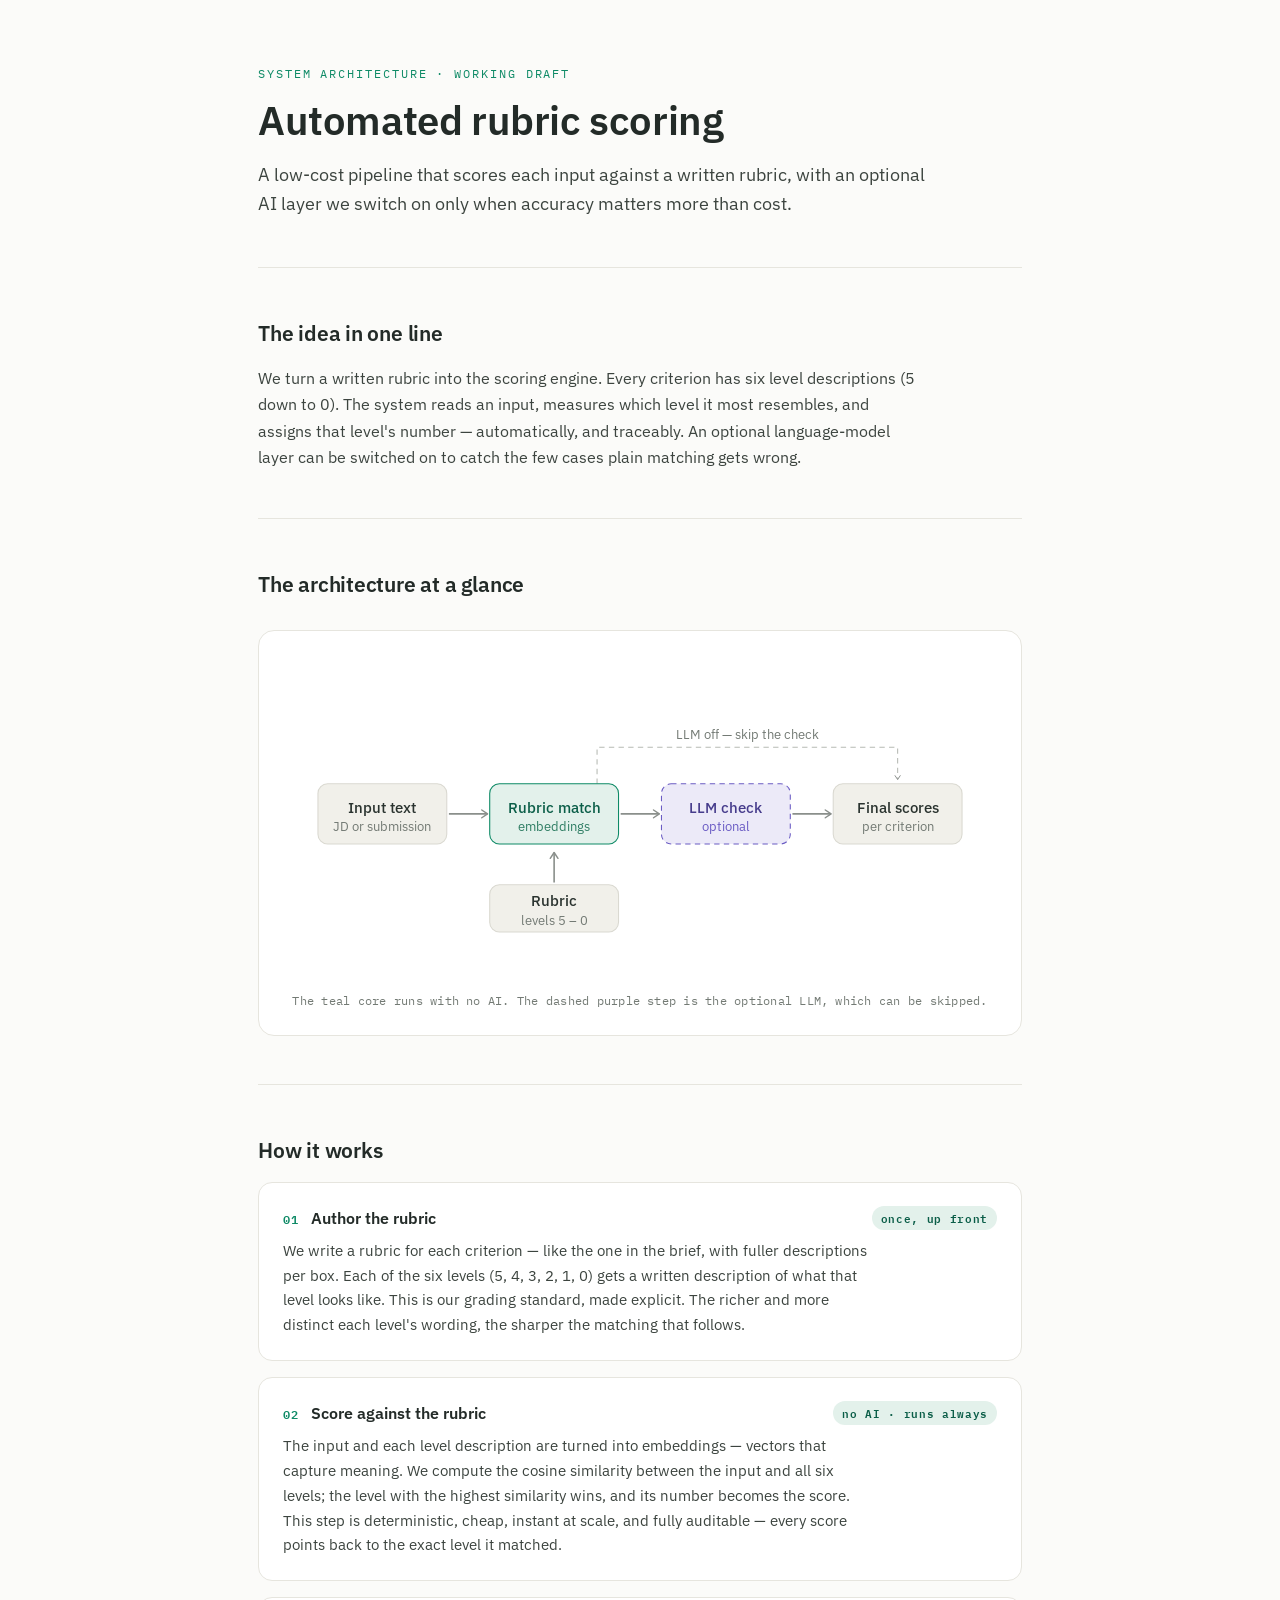
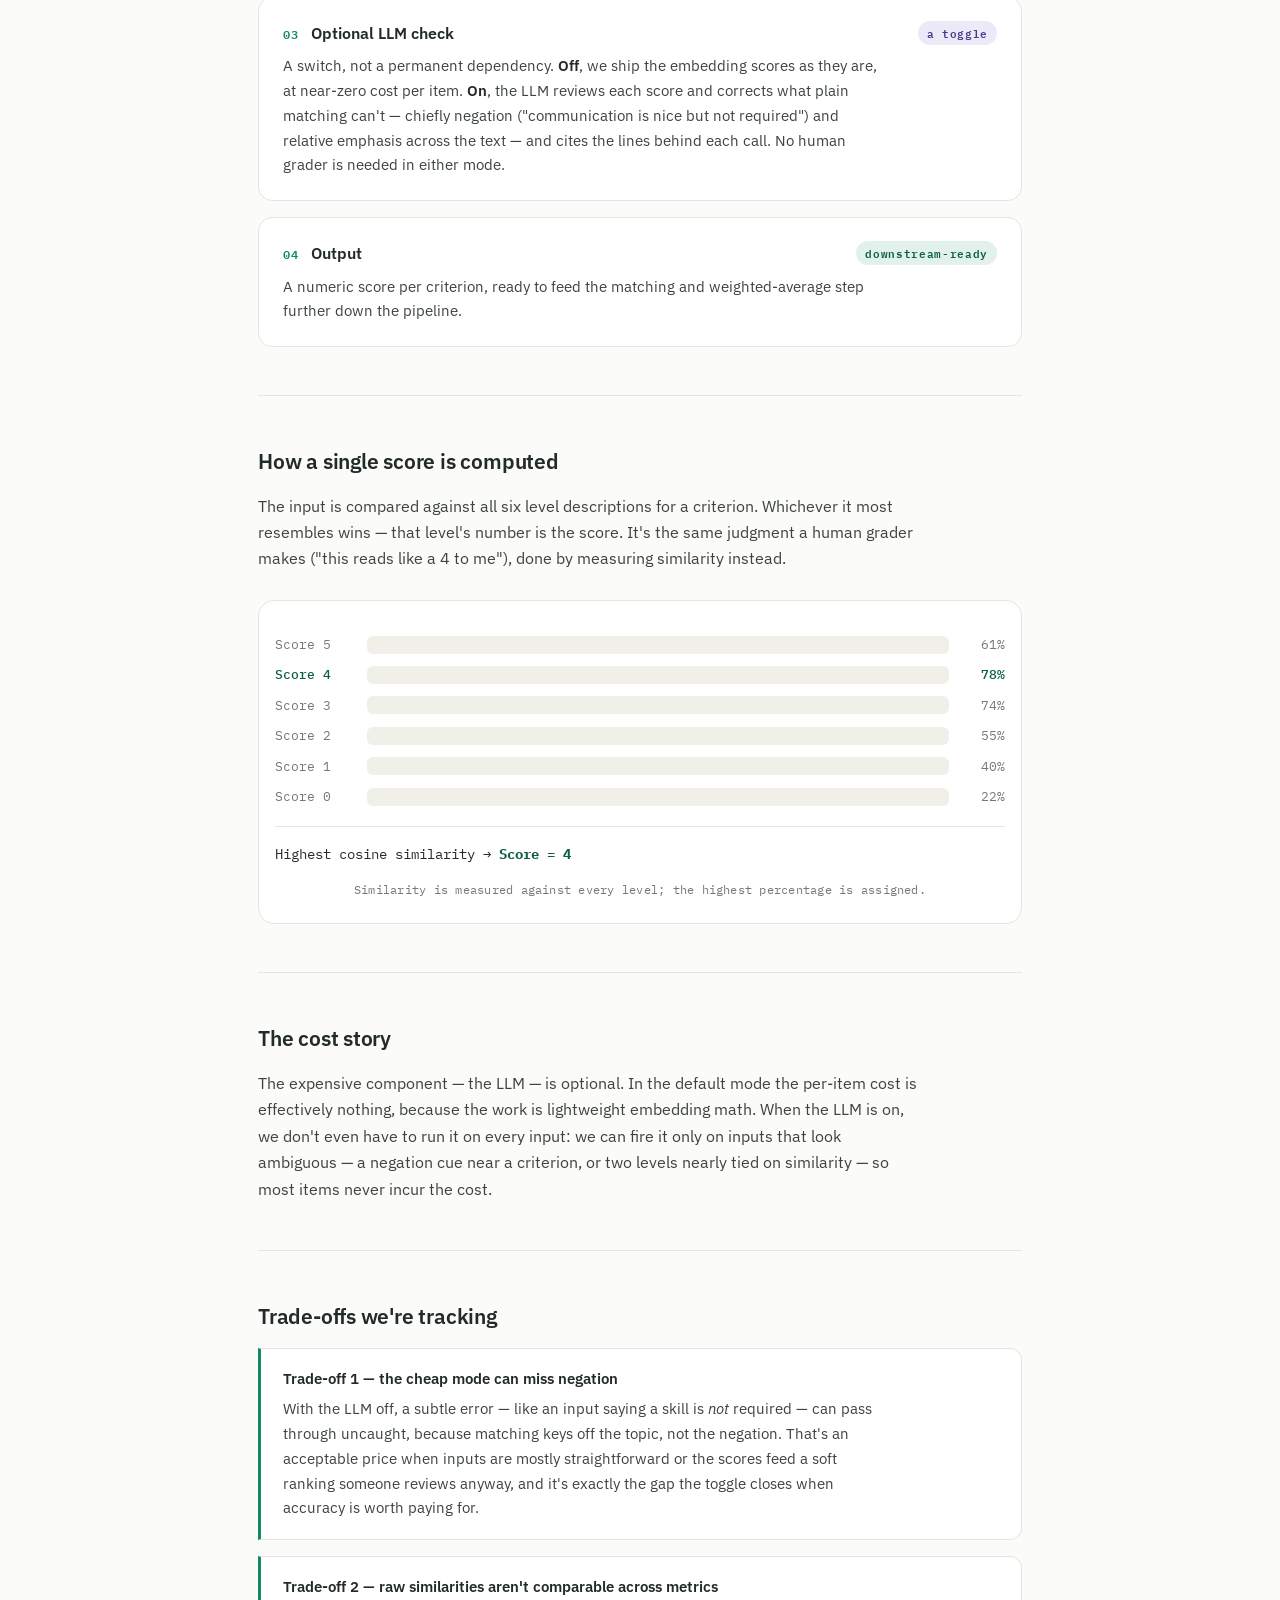
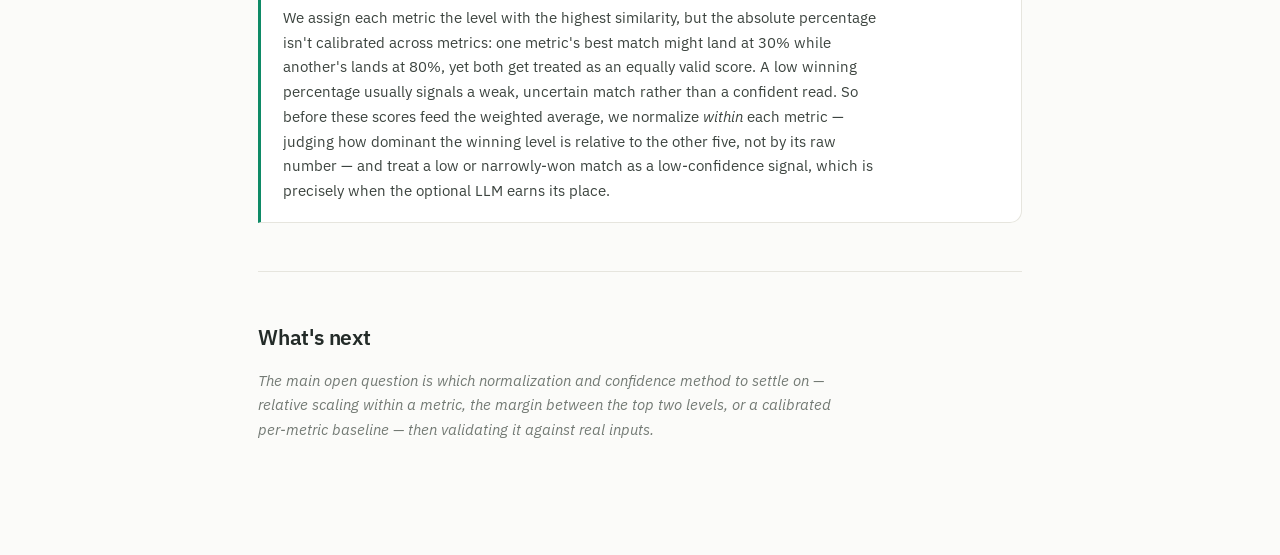
<file: rubric-scoring-architecture (1).html>
<!DOCTYPE html>
<html lang="en">
<head>
<meta charset="utf-8">
<meta name="viewport" content="width=device-width, initial-scale=1">
<title>Automated rubric scoring — architecture</title>
<link rel="preconnect" href="https://fonts.googleapis.com">
<link rel="preconnect" href="https://fonts.gstatic.com" crossorigin>
<link href="https://fonts.googleapis.com/css2?family=IBM+Plex+Mono:wght@400;500&family=IBM+Plex+Sans:wght@400;500;600&display=swap" rel="stylesheet">
<style>
  :root{
    --bg:#FBFBF9; --ink:#232B28; --body:#3C443F; --muted:#737A74;
    --teal:#0E8A66; --teal-deep:#0B5E48; --teal-soft:#E3F1EB;
    --purple:#6B5CC4; --purple-deep:#463C8C; --purple-soft:#ECEAF8;
    --neutral:#F1F0EA; --neutral-stroke:#DAD9D1; --hair:#E6E5DE;
    --sans:'IBM Plex Sans',system-ui,sans-serif; --mono:'IBM Plex Mono',ui-monospace,monospace;
  }
  *{box-sizing:border-box}
  body{margin:0;background:var(--bg);color:var(--body);font-family:var(--sans);
    font-size:16px;line-height:1.65;-webkit-font-smoothing:antialiased}
  .wrap{max-width:820px;margin:0 auto;padding:64px 28px 96px}
  .eyebrow{font-family:var(--mono);font-size:12px;letter-spacing:.16em;text-transform:uppercase;
    color:var(--teal);margin:0 0 14px}
  h1{font-family:var(--sans);font-weight:600;font-size:clamp(30px,5vw,40px);line-height:1.1;
    color:var(--ink);margin:0 0 18px;letter-spacing:-.01em}
  .lede{font-size:18px;color:var(--body);max-width:62ch;margin:0 0 8px}
  .rule{height:1px;background:var(--hair);border:0;margin:48px 0}
  .section{margin:0 0 12px}
  h2{font-family:var(--sans);font-weight:600;font-size:21px;color:var(--ink);
    margin:0 0 14px;letter-spacing:-.01em}
  h2 .num{font-family:var(--mono);font-weight:500;font-size:14px;color:var(--teal);
    margin-right:12px;vertical-align:2px}
  p{margin:0 0 16px;max-width:66ch}
  strong{font-weight:600;color:var(--ink)}
  .stage{padding:22px 24px;border:1px solid var(--hair);border-radius:14px;
    background:#fff;margin:0 0 16px}
  .stage h3{font-family:var(--sans);font-weight:600;font-size:16px;color:var(--ink);margin:0 0 8px;
    display:flex;align-items:baseline;gap:12px}
  .stage h3 .k{font-family:var(--mono);font-size:12px;color:var(--teal);letter-spacing:.08em}
  .stage p{margin:0;color:var(--body);font-size:15px}
  .tag{display:inline-block;font-family:var(--mono);font-size:11px;letter-spacing:.06em;
    padding:3px 9px;border-radius:999px;margin-left:auto;align-self:center}
  .tag.core{background:var(--teal-soft);color:var(--teal-deep)}
  .tag.opt{background:var(--purple-soft);color:var(--purple-deep)}
  figure{margin:28px 0;padding:24px 16px;border:1px solid var(--hair);border-radius:16px;
    background:#fff}
  figcaption{font-family:var(--mono);font-size:12px;color:var(--muted);text-align:center;
    margin-top:14px;letter-spacing:.02em}
  svg{display:block;width:100%;height:auto}
  .dt{font-family:var(--sans);font-weight:500;font-size:14px}
  .ds{font-family:var(--sans);font-weight:400;font-size:12px}
  /* similarity bars */
  .bars{margin:6px 0 4px}
  .bar{display:flex;align-items:center;gap:14px;margin:9px 0}
  .bar .lab{font-family:var(--mono);font-size:13px;color:var(--muted);width:78px;flex:none}
  .bar .track{flex:1;height:18px;background:#F0EFE8;border-radius:6px;overflow:hidden}
  .bar .fill{height:100%;background:#CFCEC6;border-radius:6px}
  .bar .val{font-family:var(--mono);font-size:13px;color:var(--muted);width:42px;text-align:right;flex:none}
  .bar.win .lab{color:var(--teal-deep);font-weight:500}
  .bar.win .fill{background:var(--teal)}
  .bar.win .val{color:var(--teal-deep);font-weight:500}
  .result{font-family:var(--mono);font-size:14px;color:var(--ink);margin-top:18px;
    padding-top:16px;border-top:1px solid var(--hair)}
  .result b{color:var(--teal-deep)}
  .risk{padding:18px 22px;border-left:3px solid var(--teal);background:#fff;border-radius:0 12px 12px 0;
    margin:0 0 16px;border-top:1px solid var(--hair);border-right:1px solid var(--hair);border-bottom:1px solid var(--hair)}
  .risk h3{margin:0 0 6px;font-size:15px;font-weight:600;color:var(--ink)}
  .risk p{margin:0;font-size:15px}
  .next{font-size:15px;color:var(--muted);font-style:italic}
  @media (max-width:560px){.wrap{padding:40px 18px 64px}.bar .lab{width:64px}}
</style>
</head>
<body>
<main class="wrap">

  <p class="eyebrow">System architecture · working draft</p>
  <h1>Automated rubric scoring</h1>
  <p class="lede">A low-cost pipeline that scores each input against a written rubric, with an optional AI layer we switch on only when accuracy matters more than cost.</p>

  <hr class="rule">

  <section class="section">
    <h2>The idea in one line</h2>
    <p>We turn a written rubric into the scoring engine. Every criterion has six level descriptions (5 down to 0). The system reads an input, measures which level it most resembles, and assigns that level's number — automatically, and traceably. An optional language-model layer can be switched on to catch the few cases plain matching gets wrong.</p>
  </section>

  <hr class="rule">

  <section class="section">
    <h2>The architecture at a glance</h2>
    <figure>
      <svg viewBox="0 0 680 300" role="img" aria-label="Architecture: input is scored by rubric matching with embeddings, an optional LLM check can be toggled on or skipped, producing final scores per criterion.">
        <defs>
          <marker id="ar" viewBox="0 0 10 10" refX="8" refY="5" markerWidth="6" markerHeight="6" orient="auto-start-reverse">
            <path d="M2 1L8 5L2 9" fill="none" stroke="#8A8F8B" stroke-width="1.5" stroke-linecap="round" stroke-linejoin="round"/>
          </marker>
        </defs>

        <path d="M 300 120 L 300 86 L 580 86 L 580 116" fill="none" stroke="#B7BAB4" stroke-width="1" stroke-dasharray="5 4" marker-end="url(#ar)"/>
        <text class="ds" x="440" y="78" text-anchor="middle" fill="#737A74">LLM off — skip the check</text>

        <rect x="40" y="120" width="120" height="56" rx="9" fill="#F1F0EA" stroke="#DAD9D1" stroke-width="1"/>
        <text class="dt" x="100" y="142" text-anchor="middle" dominant-baseline="central" fill="#2A332F">Input text</text>
        <text class="ds" x="100" y="160" text-anchor="middle" dominant-baseline="central" fill="#737A74">JD or submission</text>

        <rect x="200" y="120" width="120" height="56" rx="9" fill="#E3F1EB" stroke="#0E8A66" stroke-width="1"/>
        <text class="dt" x="260" y="142" text-anchor="middle" dominant-baseline="central" fill="#0B5E48">Rubric match</text>
        <text class="ds" x="260" y="160" text-anchor="middle" dominant-baseline="central" fill="#2E7D63">embeddings</text>

        <rect x="360" y="120" width="120" height="56" rx="9" fill="#ECEAF8" stroke="#6B5CC4" stroke-width="1" stroke-dasharray="5 4"/>
        <text class="dt" x="420" y="142" text-anchor="middle" dominant-baseline="central" fill="#463C8C">LLM check</text>
        <text class="ds" x="420" y="160" text-anchor="middle" dominant-baseline="central" fill="#6B5CC4">optional</text>

        <rect x="520" y="120" width="120" height="56" rx="9" fill="#F1F0EA" stroke="#DAD9D1" stroke-width="1"/>
        <text class="dt" x="580" y="142" text-anchor="middle" dominant-baseline="central" fill="#2A332F">Final scores</text>
        <text class="ds" x="580" y="160" text-anchor="middle" dominant-baseline="central" fill="#737A74">per criterion</text>

        <line x1="162" y1="148" x2="198" y2="148" stroke="#8A8F8B" stroke-width="1.5" marker-end="url(#ar)"/>
        <line x1="322" y1="148" x2="358" y2="148" stroke="#8A8F8B" stroke-width="1.5" marker-end="url(#ar)"/>
        <line x1="482" y1="148" x2="518" y2="148" stroke="#8A8F8B" stroke-width="1.5" marker-end="url(#ar)"/>

        <rect x="200" y="214" width="120" height="44" rx="9" fill="#F1F0EA" stroke="#DAD9D1" stroke-width="1"/>
        <text class="dt" x="260" y="229" text-anchor="middle" dominant-baseline="central" fill="#2A332F">Rubric</text>
        <text class="ds" x="260" y="247" text-anchor="middle" dominant-baseline="central" fill="#737A74">levels 5 – 0</text>
        <line x1="260" y1="212" x2="260" y2="184" stroke="#8A8F8B" stroke-width="1.5" marker-end="url(#ar)"/>
      </svg>
      <figcaption>The teal core runs with no AI. The dashed purple step is the optional LLM, which can be skipped.</figcaption>
    </figure>
  </section>

  <hr class="rule">

  <section class="section">
    <h2>How it works</h2>

    <div class="stage">
      <h3><span class="k">01</span> Author the rubric <span class="tag core">once, up front</span></h3>
      <p>We write a rubric for each criterion — like the one in the brief, with fuller descriptions per box. Each of the six levels (5, 4, 3, 2, 1, 0) gets a written description of what that level looks like. This is our grading standard, made explicit. The richer and more distinct each level's wording, the sharper the matching that follows.</p>
    </div>

    <div class="stage">
      <h3><span class="k">02</span> Score against the rubric <span class="tag core">no AI · runs always</span></h3>
      <p>The input and each level description are turned into embeddings — vectors that capture meaning. We compute the cosine similarity between the input and all six levels; the level with the highest similarity wins, and its number becomes the score. This step is deterministic, cheap, instant at scale, and fully auditable — every score points back to the exact level it matched.</p>
    </div>

    <div class="stage">
      <h3><span class="k">03</span> Optional LLM check <span class="tag opt">a toggle</span></h3>
      <p>A switch, not a permanent dependency. <strong>Off</strong>, we ship the embedding scores as they are, at near-zero cost per item. <strong>On</strong>, the LLM reviews each score and corrects what plain matching can't — chiefly negation ("communication is nice but not required") and relative emphasis across the text — and cites the lines behind each call. No human grader is needed in either mode.</p>
    </div>

    <div class="stage">
      <h3><span class="k">04</span> Output <span class="tag core">downstream-ready</span></h3>
      <p>A numeric score per criterion, ready to feed the matching and weighted-average step further down the pipeline.</p>
    </div>
  </section>

  <hr class="rule">

  <section class="section">
    <h2>How a single score is computed</h2>
    <p>The input is compared against all six level descriptions for a criterion. Whichever it most resembles wins — that level's number is the score. It's the same judgment a human grader makes ("this reads like a 4 to me"), done by measuring similarity instead.</p>
    <figure>
      <div class="bars">
        <div class="bar"><span class="lab">Score 5</span><span class="track"><span class="fill" style="width:61%"></span></span><span class="val">61%</span></div>
        <div class="bar win"><span class="lab">Score 4</span><span class="track"><span class="fill" style="width:78%"></span></span><span class="val">78%</span></div>
        <div class="bar"><span class="lab">Score 3</span><span class="track"><span class="fill" style="width:74%"></span></span><span class="val">74%</span></div>
        <div class="bar"><span class="lab">Score 2</span><span class="track"><span class="fill" style="width:55%"></span></span><span class="val">55%</span></div>
        <div class="bar"><span class="lab">Score 1</span><span class="track"><span class="fill" style="width:40%"></span></span><span class="val">40%</span></div>
        <div class="bar"><span class="lab">Score 0</span><span class="track"><span class="fill" style="width:22%"></span></span><span class="val">22%</span></div>
      </div>
      <div class="result">Highest cosine similarity → <b>Score = 4</b></div>
      <figcaption>Similarity is measured against every level; the highest percentage is assigned.</figcaption>
    </figure>
  </section>

  <hr class="rule">

  <section class="section">
    <h2>The cost story</h2>
    <p>The expensive component — the LLM — is optional. In the default mode the per-item cost is effectively nothing, because the work is lightweight embedding math. When the LLM is on, we don't even have to run it on every input: we can fire it only on inputs that look ambiguous — a negation cue near a criterion, or two levels nearly tied on similarity — so most items never incur the cost.</p>
  </section>

  <hr class="rule">

  <section class="section">
    <h2>Trade-offs we're tracking</h2>

    <div class="risk">
      <h3>Trade-off 1 — the cheap mode can miss negation</h3>
      <p>With the LLM off, a subtle error — like an input saying a skill is <em>not</em> required — can pass through uncaught, because matching keys off the topic, not the negation. That's an acceptable price when inputs are mostly straightforward or the scores feed a soft ranking someone reviews anyway, and it's exactly the gap the toggle closes when accuracy is worth paying for.</p>
    </div>

    <div class="risk">
      <h3>Trade-off 2 — raw similarities aren't comparable across metrics</h3>
      <p>We assign each metric the level with the highest similarity, but the absolute percentage isn't calibrated across metrics: one metric's best match might land at 30% while another's lands at 80%, yet both get treated as an equally valid score. A low winning percentage usually signals a weak, uncertain match rather than a confident read. So before these scores feed the weighted average, we normalize <em>within</em> each metric — judging how dominant the winning level is relative to the other five, not by its raw number — and treat a low or narrowly-won match as a low-confidence signal, which is precisely when the optional LLM earns its place.</p>
    </div>
  </section>

  <hr class="rule">

  <section class="section">
    <h2>What's next</h2>
    <p class="next">The main open question is which normalization and confidence method to settle on — relative scaling within a metric, the margin between the top two levels, or a calibrated per-metric baseline — then validating it against real inputs.</p>
  </section>

</main>
</body>
</html>
</file>
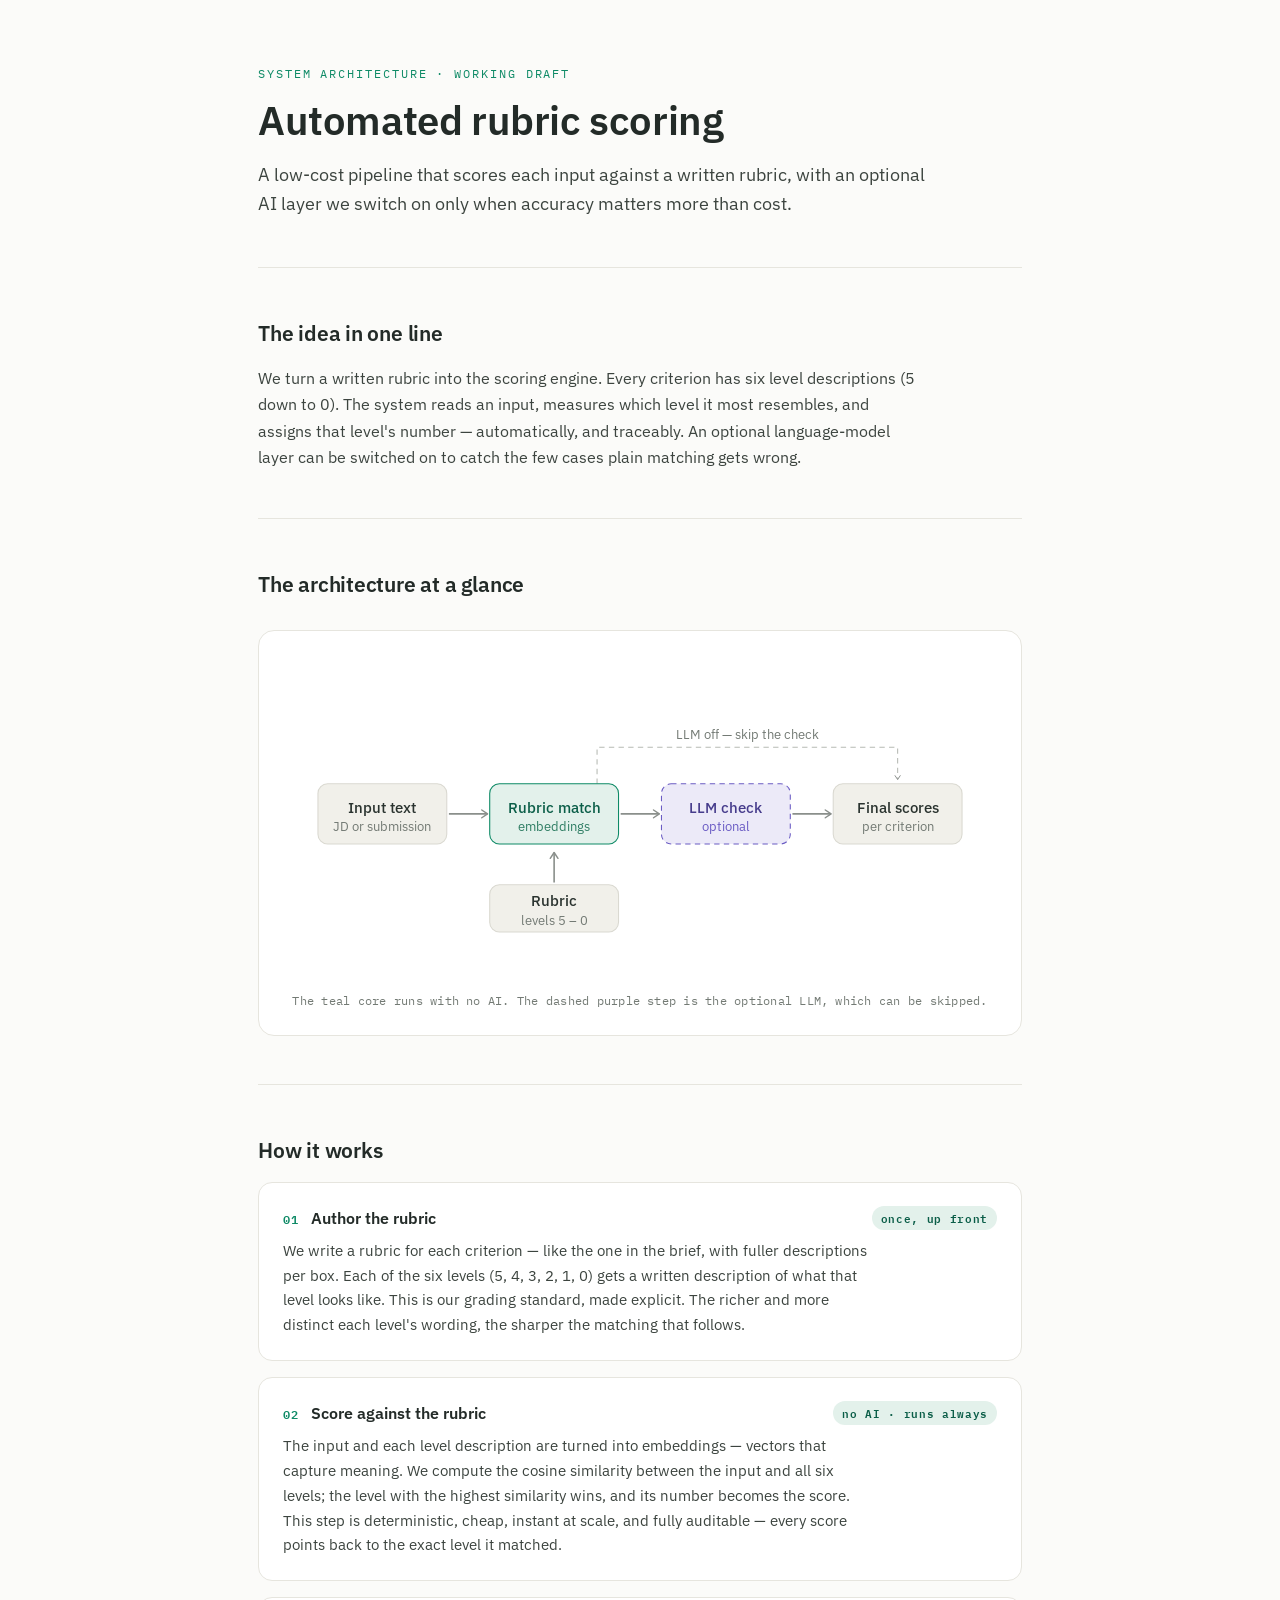
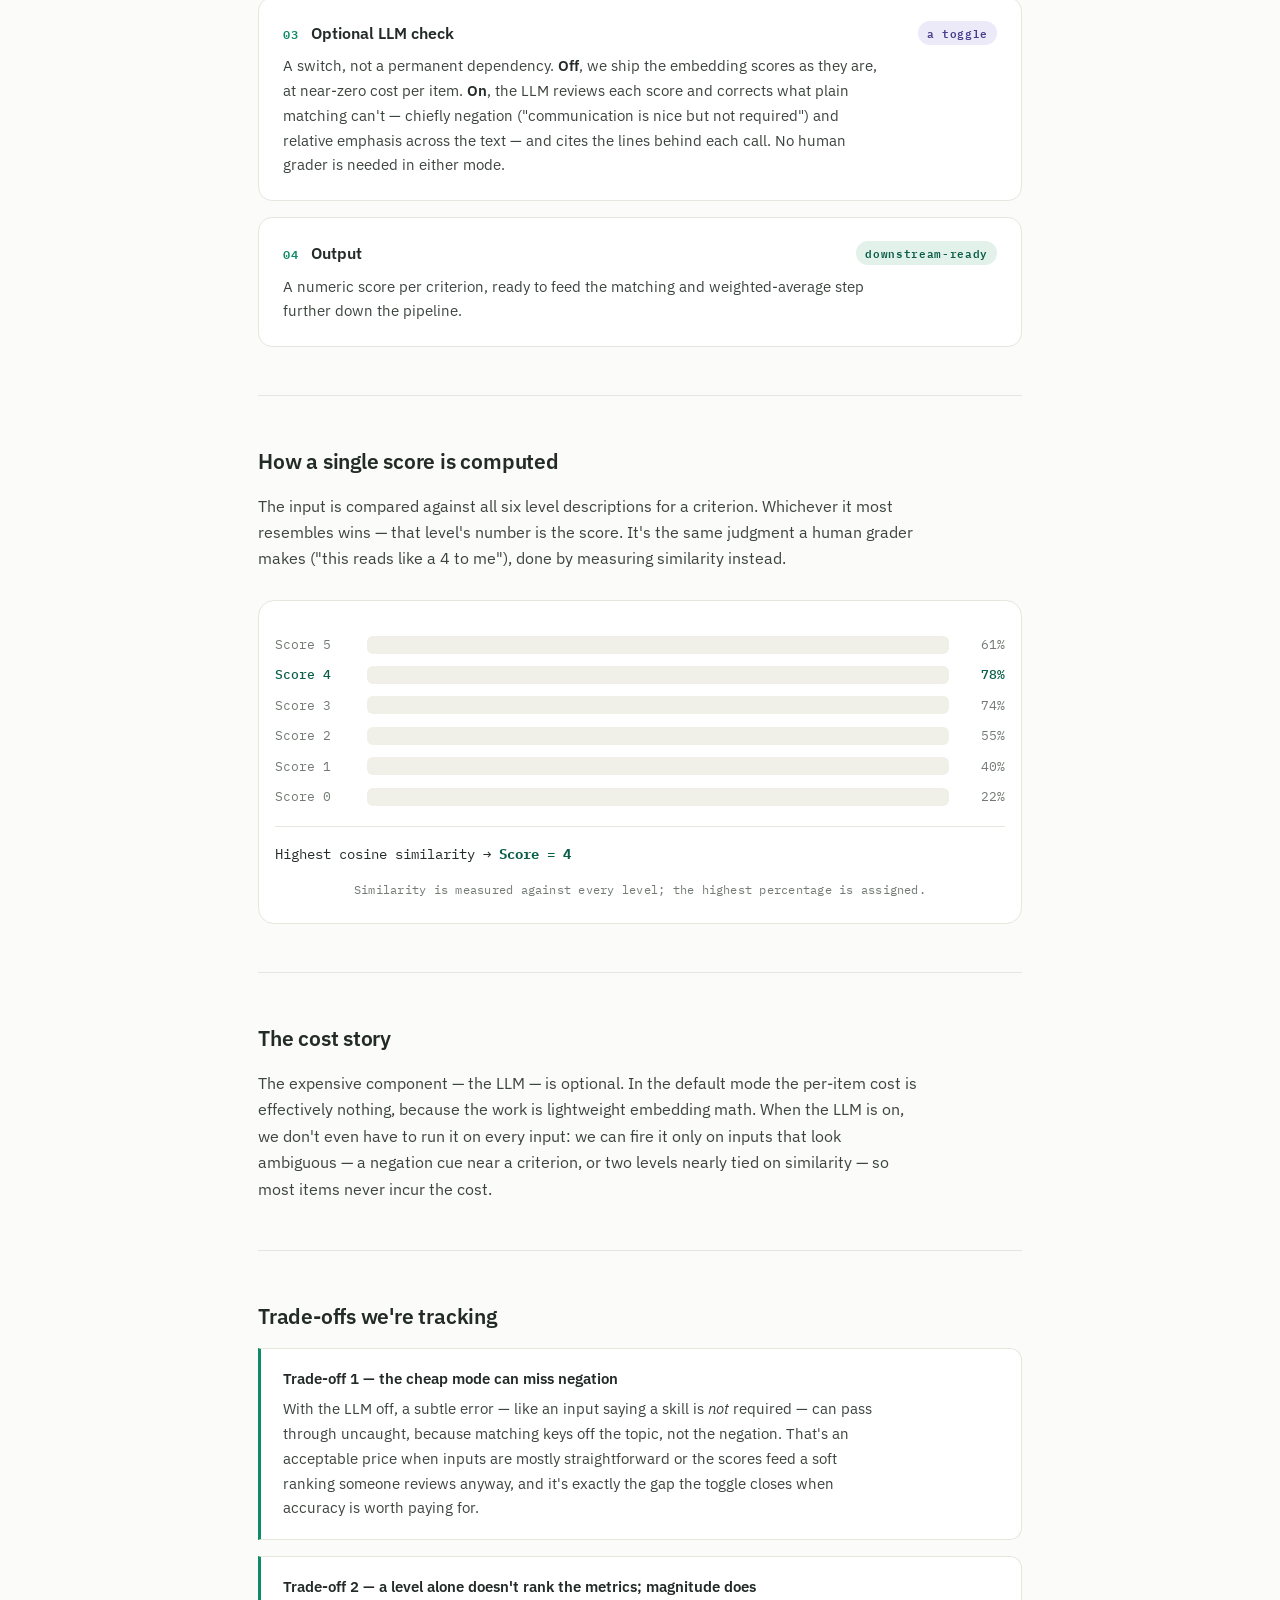
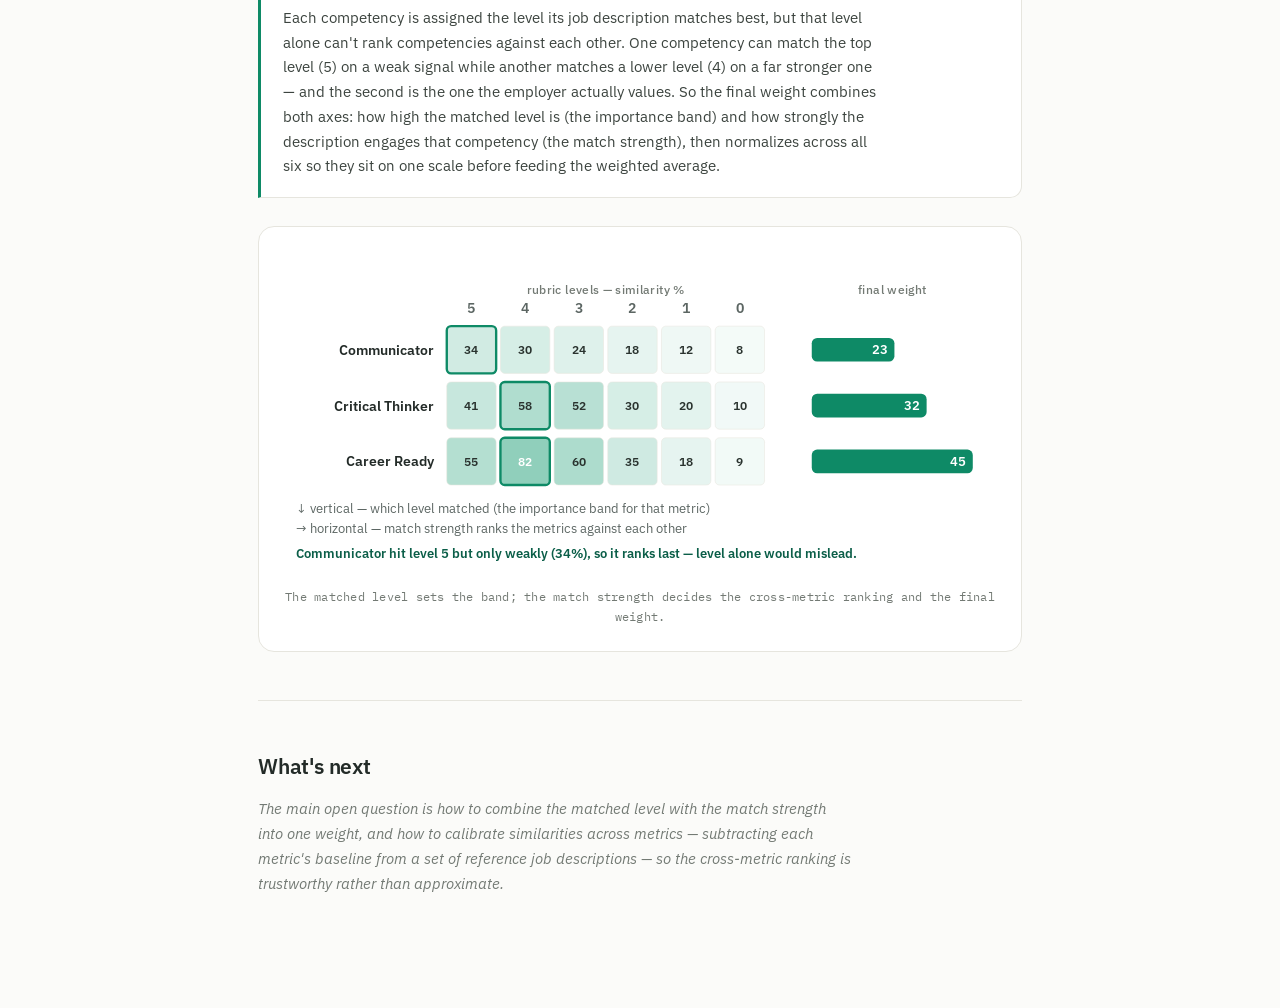
<file: rubric-scoring-architecture (2).html>
<!DOCTYPE html>
<html lang="en">
<head>
<meta charset="utf-8">
<meta name="viewport" content="width=device-width, initial-scale=1">
<title>Automated rubric scoring — architecture</title>
<link rel="preconnect" href="https://fonts.googleapis.com">
<link rel="preconnect" href="https://fonts.gstatic.com" crossorigin>
<link href="https://fonts.googleapis.com/css2?family=IBM+Plex+Mono:wght@400;500&family=IBM+Plex+Sans:wght@400;500;600&display=swap" rel="stylesheet">
<style>
  :root{
    --bg:#FBFBF9; --ink:#232B28; --body:#3C443F; --muted:#737A74;
    --teal:#0E8A66; --teal-deep:#0B5E48; --teal-soft:#E3F1EB;
    --purple:#6B5CC4; --purple-deep:#463C8C; --purple-soft:#ECEAF8;
    --neutral:#F1F0EA; --neutral-stroke:#DAD9D1; --hair:#E6E5DE;
    --sans:'IBM Plex Sans',system-ui,sans-serif; --mono:'IBM Plex Mono',ui-monospace,monospace;
  }
  *{box-sizing:border-box}
  body{margin:0;background:var(--bg);color:var(--body);font-family:var(--sans);
    font-size:16px;line-height:1.65;-webkit-font-smoothing:antialiased}
  .wrap{max-width:820px;margin:0 auto;padding:64px 28px 96px}
  .eyebrow{font-family:var(--mono);font-size:12px;letter-spacing:.16em;text-transform:uppercase;
    color:var(--teal);margin:0 0 14px}
  h1{font-family:var(--sans);font-weight:600;font-size:clamp(30px,5vw,40px);line-height:1.1;
    color:var(--ink);margin:0 0 18px;letter-spacing:-.01em}
  .lede{font-size:18px;color:var(--body);max-width:62ch;margin:0 0 8px}
  .rule{height:1px;background:var(--hair);border:0;margin:48px 0}
  .section{margin:0 0 12px}
  h2{font-family:var(--sans);font-weight:600;font-size:21px;color:var(--ink);
    margin:0 0 14px;letter-spacing:-.01em}
  h2 .num{font-family:var(--mono);font-weight:500;font-size:14px;color:var(--teal);
    margin-right:12px;vertical-align:2px}
  p{margin:0 0 16px;max-width:66ch}
  strong{font-weight:600;color:var(--ink)}
  .stage{padding:22px 24px;border:1px solid var(--hair);border-radius:14px;
    background:#fff;margin:0 0 16px}
  .stage h3{font-family:var(--sans);font-weight:600;font-size:16px;color:var(--ink);margin:0 0 8px;
    display:flex;align-items:baseline;gap:12px}
  .stage h3 .k{font-family:var(--mono);font-size:12px;color:var(--teal);letter-spacing:.08em}
  .stage p{margin:0;color:var(--body);font-size:15px}
  .tag{display:inline-block;font-family:var(--mono);font-size:11px;letter-spacing:.06em;
    padding:3px 9px;border-radius:999px;margin-left:auto;align-self:center}
  .tag.core{background:var(--teal-soft);color:var(--teal-deep)}
  .tag.opt{background:var(--purple-soft);color:var(--purple-deep)}
  figure{margin:28px 0;padding:24px 16px;border:1px solid var(--hair);border-radius:16px;
    background:#fff}
  figcaption{font-family:var(--mono);font-size:12px;color:var(--muted);text-align:center;
    margin-top:14px;letter-spacing:.02em}
  svg{display:block;width:100%;height:auto}
  .dt{font-family:var(--sans);font-weight:500;font-size:14px}
  .ds{font-family:var(--sans);font-weight:400;font-size:12px}
  /* similarity bars */
  .bars{margin:6px 0 4px}
  .bar{display:flex;align-items:center;gap:14px;margin:9px 0}
  .bar .lab{font-family:var(--mono);font-size:13px;color:var(--muted);width:78px;flex:none}
  .bar .track{flex:1;height:18px;background:#F0EFE8;border-radius:6px;overflow:hidden}
  .bar .fill{height:100%;background:#CFCEC6;border-radius:6px}
  .bar .val{font-family:var(--mono);font-size:13px;color:var(--muted);width:42px;text-align:right;flex:none}
  .bar.win .lab{color:var(--teal-deep);font-weight:500}
  .bar.win .fill{background:var(--teal)}
  .bar.win .val{color:var(--teal-deep);font-weight:500}
  .result{font-family:var(--mono);font-size:14px;color:var(--ink);margin-top:18px;
    padding-top:16px;border-top:1px solid var(--hair)}
  .result b{color:var(--teal-deep)}
  .risk{padding:18px 22px;border-left:3px solid var(--teal);background:#fff;border-radius:0 12px 12px 0;
    margin:0 0 16px;border-top:1px solid var(--hair);border-right:1px solid var(--hair);border-bottom:1px solid var(--hair)}
  .risk h3{margin:0 0 6px;font-size:15px;font-weight:600;color:var(--ink)}
  .risk p{margin:0;font-size:15px}
  .next{font-size:15px;color:var(--muted);font-style:italic}
  @media (max-width:560px){.wrap{padding:40px 18px 64px}.bar .lab{width:64px}}
</style>
</head>
<body>
<main class="wrap">

  <p class="eyebrow">System architecture · working draft</p>
  <h1>Automated rubric scoring</h1>
  <p class="lede">A low-cost pipeline that scores each input against a written rubric, with an optional AI layer we switch on only when accuracy matters more than cost.</p>

  <hr class="rule">

  <section class="section">
    <h2>The idea in one line</h2>
    <p>We turn a written rubric into the scoring engine. Every criterion has six level descriptions (5 down to 0). The system reads an input, measures which level it most resembles, and assigns that level's number — automatically, and traceably. An optional language-model layer can be switched on to catch the few cases plain matching gets wrong.</p>
  </section>

  <hr class="rule">

  <section class="section">
    <h2>The architecture at a glance</h2>
    <figure>
      <svg viewBox="0 0 680 300" role="img" aria-label="Architecture: input is scored by rubric matching with embeddings, an optional LLM check can be toggled on or skipped, producing final scores per criterion.">
        <defs>
          <marker id="ar" viewBox="0 0 10 10" refX="8" refY="5" markerWidth="6" markerHeight="6" orient="auto-start-reverse">
            <path d="M2 1L8 5L2 9" fill="none" stroke="#8A8F8B" stroke-width="1.5" stroke-linecap="round" stroke-linejoin="round"/>
          </marker>
        </defs>

        <path d="M 300 120 L 300 86 L 580 86 L 580 116" fill="none" stroke="#B7BAB4" stroke-width="1" stroke-dasharray="5 4" marker-end="url(#ar)"/>
        <text class="ds" x="440" y="78" text-anchor="middle" fill="#737A74">LLM off — skip the check</text>

        <rect x="40" y="120" width="120" height="56" rx="9" fill="#F1F0EA" stroke="#DAD9D1" stroke-width="1"/>
        <text class="dt" x="100" y="142" text-anchor="middle" dominant-baseline="central" fill="#2A332F">Input text</text>
        <text class="ds" x="100" y="160" text-anchor="middle" dominant-baseline="central" fill="#737A74">JD or submission</text>

        <rect x="200" y="120" width="120" height="56" rx="9" fill="#E3F1EB" stroke="#0E8A66" stroke-width="1"/>
        <text class="dt" x="260" y="142" text-anchor="middle" dominant-baseline="central" fill="#0B5E48">Rubric match</text>
        <text class="ds" x="260" y="160" text-anchor="middle" dominant-baseline="central" fill="#2E7D63">embeddings</text>

        <rect x="360" y="120" width="120" height="56" rx="9" fill="#ECEAF8" stroke="#6B5CC4" stroke-width="1" stroke-dasharray="5 4"/>
        <text class="dt" x="420" y="142" text-anchor="middle" dominant-baseline="central" fill="#463C8C">LLM check</text>
        <text class="ds" x="420" y="160" text-anchor="middle" dominant-baseline="central" fill="#6B5CC4">optional</text>

        <rect x="520" y="120" width="120" height="56" rx="9" fill="#F1F0EA" stroke="#DAD9D1" stroke-width="1"/>
        <text class="dt" x="580" y="142" text-anchor="middle" dominant-baseline="central" fill="#2A332F">Final scores</text>
        <text class="ds" x="580" y="160" text-anchor="middle" dominant-baseline="central" fill="#737A74">per criterion</text>

        <line x1="162" y1="148" x2="198" y2="148" stroke="#8A8F8B" stroke-width="1.5" marker-end="url(#ar)"/>
        <line x1="322" y1="148" x2="358" y2="148" stroke="#8A8F8B" stroke-width="1.5" marker-end="url(#ar)"/>
        <line x1="482" y1="148" x2="518" y2="148" stroke="#8A8F8B" stroke-width="1.5" marker-end="url(#ar)"/>

        <rect x="200" y="214" width="120" height="44" rx="9" fill="#F1F0EA" stroke="#DAD9D1" stroke-width="1"/>
        <text class="dt" x="260" y="229" text-anchor="middle" dominant-baseline="central" fill="#2A332F">Rubric</text>
        <text class="ds" x="260" y="247" text-anchor="middle" dominant-baseline="central" fill="#737A74">levels 5 – 0</text>
        <line x1="260" y1="212" x2="260" y2="184" stroke="#8A8F8B" stroke-width="1.5" marker-end="url(#ar)"/>
      </svg>
      <figcaption>The teal core runs with no AI. The dashed purple step is the optional LLM, which can be skipped.</figcaption>
    </figure>
  </section>

  <hr class="rule">

  <section class="section">
    <h2>How it works</h2>

    <div class="stage">
      <h3><span class="k">01</span> Author the rubric <span class="tag core">once, up front</span></h3>
      <p>We write a rubric for each criterion — like the one in the brief, with fuller descriptions per box. Each of the six levels (5, 4, 3, 2, 1, 0) gets a written description of what that level looks like. This is our grading standard, made explicit. The richer and more distinct each level's wording, the sharper the matching that follows.</p>
    </div>

    <div class="stage">
      <h3><span class="k">02</span> Score against the rubric <span class="tag core">no AI · runs always</span></h3>
      <p>The input and each level description are turned into embeddings — vectors that capture meaning. We compute the cosine similarity between the input and all six levels; the level with the highest similarity wins, and its number becomes the score. This step is deterministic, cheap, instant at scale, and fully auditable — every score points back to the exact level it matched.</p>
    </div>

    <div class="stage">
      <h3><span class="k">03</span> Optional LLM check <span class="tag opt">a toggle</span></h3>
      <p>A switch, not a permanent dependency. <strong>Off</strong>, we ship the embedding scores as they are, at near-zero cost per item. <strong>On</strong>, the LLM reviews each score and corrects what plain matching can't — chiefly negation ("communication is nice but not required") and relative emphasis across the text — and cites the lines behind each call. No human grader is needed in either mode.</p>
    </div>

    <div class="stage">
      <h3><span class="k">04</span> Output <span class="tag core">downstream-ready</span></h3>
      <p>A numeric score per criterion, ready to feed the matching and weighted-average step further down the pipeline.</p>
    </div>
  </section>

  <hr class="rule">

  <section class="section">
    <h2>How a single score is computed</h2>
    <p>The input is compared against all six level descriptions for a criterion. Whichever it most resembles wins — that level's number is the score. It's the same judgment a human grader makes ("this reads like a 4 to me"), done by measuring similarity instead.</p>
    <figure>
      <div class="bars">
        <div class="bar"><span class="lab">Score 5</span><span class="track"><span class="fill" style="width:61%"></span></span><span class="val">61%</span></div>
        <div class="bar win"><span class="lab">Score 4</span><span class="track"><span class="fill" style="width:78%"></span></span><span class="val">78%</span></div>
        <div class="bar"><span class="lab">Score 3</span><span class="track"><span class="fill" style="width:74%"></span></span><span class="val">74%</span></div>
        <div class="bar"><span class="lab">Score 2</span><span class="track"><span class="fill" style="width:55%"></span></span><span class="val">55%</span></div>
        <div class="bar"><span class="lab">Score 1</span><span class="track"><span class="fill" style="width:40%"></span></span><span class="val">40%</span></div>
        <div class="bar"><span class="lab">Score 0</span><span class="track"><span class="fill" style="width:22%"></span></span><span class="val">22%</span></div>
      </div>
      <div class="result">Highest cosine similarity → <b>Score = 4</b></div>
      <figcaption>Similarity is measured against every level; the highest percentage is assigned.</figcaption>
    </figure>
  </section>

  <hr class="rule">

  <section class="section">
    <h2>The cost story</h2>
    <p>The expensive component — the LLM — is optional. In the default mode the per-item cost is effectively nothing, because the work is lightweight embedding math. When the LLM is on, we don't even have to run it on every input: we can fire it only on inputs that look ambiguous — a negation cue near a criterion, or two levels nearly tied on similarity — so most items never incur the cost.</p>
  </section>

  <hr class="rule">

  <section class="section">
    <h2>Trade-offs we're tracking</h2>

    <div class="risk">
      <h3>Trade-off 1 — the cheap mode can miss negation</h3>
      <p>With the LLM off, a subtle error — like an input saying a skill is <em>not</em> required — can pass through uncaught, because matching keys off the topic, not the negation. That's an acceptable price when inputs are mostly straightforward or the scores feed a soft ranking someone reviews anyway, and it's exactly the gap the toggle closes when accuracy is worth paying for.</p>
    </div>

    <div class="risk">
      <h3>Trade-off 2 — a level alone doesn't rank the metrics; magnitude does</h3>
      <p>Each competency is assigned the level its job description matches best, but that level alone can't rank competencies against each other. One competency can match the top level (5) on a weak signal while another matches a lower level (4) on a far stronger one — and the second is the one the employer actually values. So the final weight combines both axes: how high the matched level is (the importance band) and how strongly the description engages that competency (the match strength), then normalizes across all six so they sit on one scale before feeding the weighted average.</p>
    </div>

    <figure>
      <svg viewBox="0 0 680 300" role="img" aria-label="Grid of competencies by rubric level showing similarity, with final weights ranking metrics horizontally.">
        <style>
          text{font-family:'IBM Plex Sans',system-ui,sans-serif}
          .gh{font-weight:600;font-size:13px}
          .gs{font-weight:500;font-size:11px;letter-spacing:.03em}
          .glv{font-weight:600;font-size:13px}
          .gc{font-weight:600;font-size:11px}
          .gv{font-weight:600;font-size:12px}
          .gcap{font-size:12px}
          .gnote{font-weight:600;font-size:12px}
        </style>
        <text class="gs" x="308" y="40" text-anchor="middle" fill="#737A74">rubric levels — similarity %</text>
        <text class="gs" x="575" y="40" text-anchor="middle" fill="#737A74">final weight</text>
        <text class="glv" x="183" y="58" text-anchor="middle" fill="#5C6663">5</text>
        <text class="glv" x="233" y="58" text-anchor="middle" fill="#5C6663">4</text>
        <text class="glv" x="283" y="58" text-anchor="middle" fill="#5C6663">3</text>
        <text class="glv" x="333" y="58" text-anchor="middle" fill="#5C6663">2</text>
        <text class="glv" x="383" y="58" text-anchor="middle" fill="#5C6663">1</text>
        <text class="glv" x="433" y="58" text-anchor="middle" fill="#5C6663">0</text>

        <text class="gh" x="148" y="92" text-anchor="end" dominant-baseline="central" fill="#232B28">Communicator</text>
        <rect x="160" y="70" width="46" height="44" rx="4" fill="#1D9E75" fill-opacity="0.204" stroke="#0E8A66" stroke-width="2.2"/>
        <rect x="210" y="70" width="46" height="44" rx="4" fill="#1D9E75" fill-opacity="0.18" stroke="#E6E5DE" stroke-width="0.5"/>
        <rect x="260" y="70" width="46" height="44" rx="4" fill="#1D9E75" fill-opacity="0.144" stroke="#E6E5DE" stroke-width="0.5"/>
        <rect x="310" y="70" width="46" height="44" rx="4" fill="#1D9E75" fill-opacity="0.108" stroke="#E6E5DE" stroke-width="0.5"/>
        <rect x="360" y="70" width="46" height="44" rx="4" fill="#1D9E75" fill-opacity="0.072" stroke="#E6E5DE" stroke-width="0.5"/>
        <rect x="410" y="70" width="46" height="44" rx="4" fill="#1D9E75" fill-opacity="0.048" stroke="#E6E5DE" stroke-width="0.5"/>
        <text class="gc" x="183" y="92" text-anchor="middle" dominant-baseline="central" fill="#2A332F">34</text>
        <text class="gc" x="233" y="92" text-anchor="middle" dominant-baseline="central" fill="#2A332F">30</text>
        <text class="gc" x="283" y="92" text-anchor="middle" dominant-baseline="central" fill="#2A332F">24</text>
        <text class="gc" x="333" y="92" text-anchor="middle" dominant-baseline="central" fill="#2A332F">18</text>
        <text class="gc" x="383" y="92" text-anchor="middle" dominant-baseline="central" fill="#2A332F">12</text>
        <text class="gc" x="433" y="92" text-anchor="middle" dominant-baseline="central" fill="#2A332F">8</text>
        <rect x="500" y="81" width="77" height="22" rx="5" fill="#0E8A66"/>
        <text class="gv" x="571" y="92" text-anchor="end" dominant-baseline="central" fill="#fff">23</text>

        <text class="gh" x="148" y="144" text-anchor="end" dominant-baseline="central" fill="#232B28">Critical Thinker</text>
        <rect x="160" y="122" width="46" height="44" rx="4" fill="#1D9E75" fill-opacity="0.246" stroke="#E6E5DE" stroke-width="0.5"/>
        <rect x="210" y="122" width="46" height="44" rx="4" fill="#1D9E75" fill-opacity="0.348" stroke="#0E8A66" stroke-width="2.2"/>
        <rect x="260" y="122" width="46" height="44" rx="4" fill="#1D9E75" fill-opacity="0.312" stroke="#E6E5DE" stroke-width="0.5"/>
        <rect x="310" y="122" width="46" height="44" rx="4" fill="#1D9E75" fill-opacity="0.18" stroke="#E6E5DE" stroke-width="0.5"/>
        <rect x="360" y="122" width="46" height="44" rx="4" fill="#1D9E75" fill-opacity="0.12" stroke="#E6E5DE" stroke-width="0.5"/>
        <rect x="410" y="122" width="46" height="44" rx="4" fill="#1D9E75" fill-opacity="0.06" stroke="#E6E5DE" stroke-width="0.5"/>
        <text class="gc" x="183" y="144" text-anchor="middle" dominant-baseline="central" fill="#2A332F">41</text>
        <text class="gc" x="233" y="144" text-anchor="middle" dominant-baseline="central" fill="#2A332F">58</text>
        <text class="gc" x="283" y="144" text-anchor="middle" dominant-baseline="central" fill="#2A332F">52</text>
        <text class="gc" x="333" y="144" text-anchor="middle" dominant-baseline="central" fill="#2A332F">30</text>
        <text class="gc" x="383" y="144" text-anchor="middle" dominant-baseline="central" fill="#2A332F">20</text>
        <text class="gc" x="433" y="144" text-anchor="middle" dominant-baseline="central" fill="#2A332F">10</text>
        <rect x="500" y="133" width="107" height="22" rx="5" fill="#0E8A66"/>
        <text class="gv" x="601" y="144" text-anchor="end" dominant-baseline="central" fill="#fff">32</text>

        <text class="gh" x="148" y="196" text-anchor="end" dominant-baseline="central" fill="#232B28">Career Ready</text>
        <rect x="160" y="174" width="46" height="44" rx="4" fill="#1D9E75" fill-opacity="0.33" stroke="#E6E5DE" stroke-width="0.5"/>
        <rect x="210" y="174" width="46" height="44" rx="4" fill="#1D9E75" fill-opacity="0.492" stroke="#0E8A66" stroke-width="2.2"/>
        <rect x="260" y="174" width="46" height="44" rx="4" fill="#1D9E75" fill-opacity="0.36" stroke="#E6E5DE" stroke-width="0.5"/>
        <rect x="310" y="174" width="46" height="44" rx="4" fill="#1D9E75" fill-opacity="0.21" stroke="#E6E5DE" stroke-width="0.5"/>
        <rect x="360" y="174" width="46" height="44" rx="4" fill="#1D9E75" fill-opacity="0.108" stroke="#E6E5DE" stroke-width="0.5"/>
        <rect x="410" y="174" width="46" height="44" rx="4" fill="#1D9E75" fill-opacity="0.054" stroke="#E6E5DE" stroke-width="0.5"/>
        <text class="gc" x="183" y="196" text-anchor="middle" dominant-baseline="central" fill="#2A332F">55</text>
        <text class="gc" x="233" y="196" text-anchor="middle" dominant-baseline="central" fill="#fff">82</text>
        <text class="gc" x="283" y="196" text-anchor="middle" dominant-baseline="central" fill="#2A332F">60</text>
        <text class="gc" x="333" y="196" text-anchor="middle" dominant-baseline="central" fill="#2A332F">35</text>
        <text class="gc" x="383" y="196" text-anchor="middle" dominant-baseline="central" fill="#2A332F">18</text>
        <text class="gc" x="433" y="196" text-anchor="middle" dominant-baseline="central" fill="#2A332F">9</text>
        <rect x="500" y="185" width="150" height="22" rx="5" fill="#0E8A66"/>
        <text class="gv" x="644" y="196" text-anchor="end" dominant-baseline="central" fill="#fff">45</text>

        <text class="gcap" x="20" y="244" fill="#5C6663">&#8595; vertical — which level matched (the importance band for that metric)</text>
        <text class="gcap" x="20" y="263" fill="#5C6663">&#8594; horizontal — match strength ranks the metrics against each other</text>
        <text class="gnote" x="20" y="286" fill="#0B5E48">Communicator hit level 5 but only weakly (34%), so it ranks last — level alone would mislead.</text>
      </svg>
      <figcaption>The matched level sets the band; the match strength decides the cross-metric ranking and the final weight.</figcaption>
    </figure>
  </section>

  <hr class="rule">

  <section class="section">
    <h2>What's next</h2>
    <p class="next">The main open question is how to combine the matched level with the match strength into one weight, and how to calibrate similarities across metrics — subtracting each metric's baseline from a set of reference job descriptions — so the cross-metric ranking is trustworthy rather than approximate.</p>
  </section>

</main>
</body>
</html>
</file>
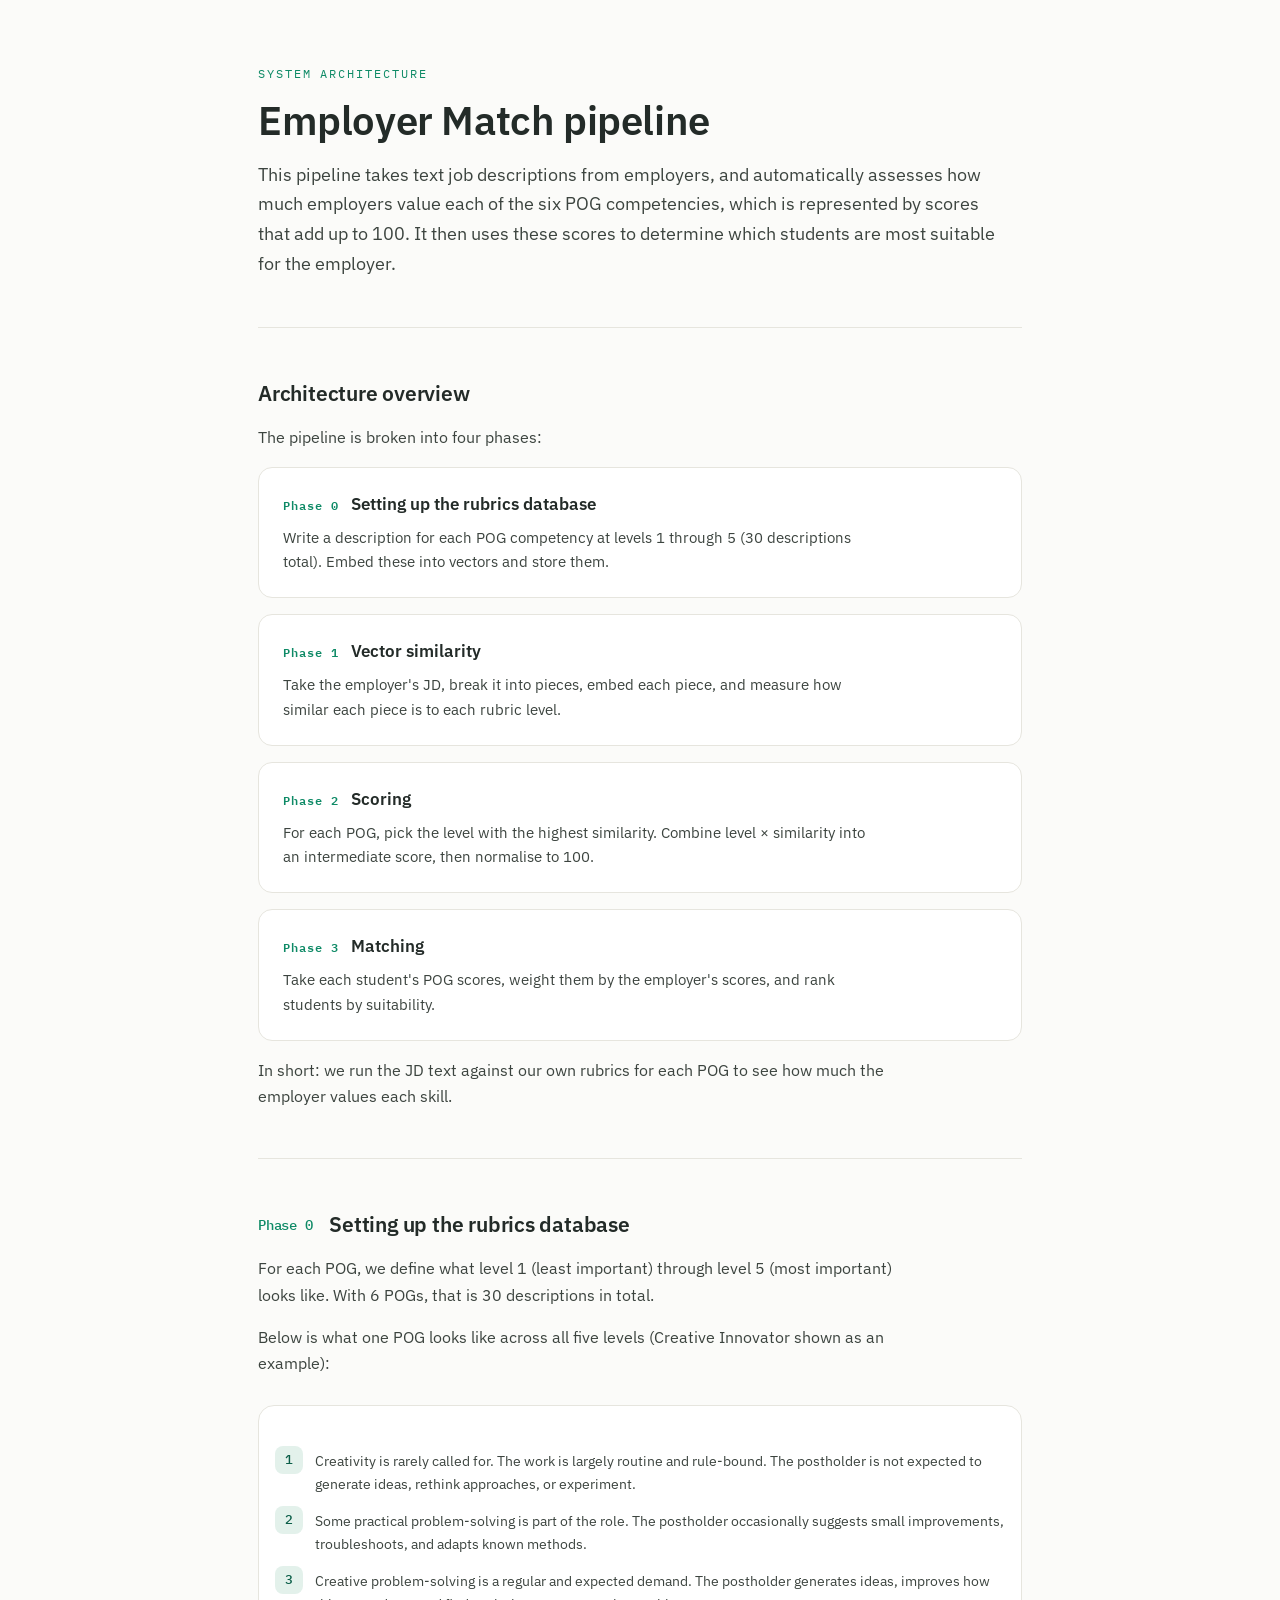
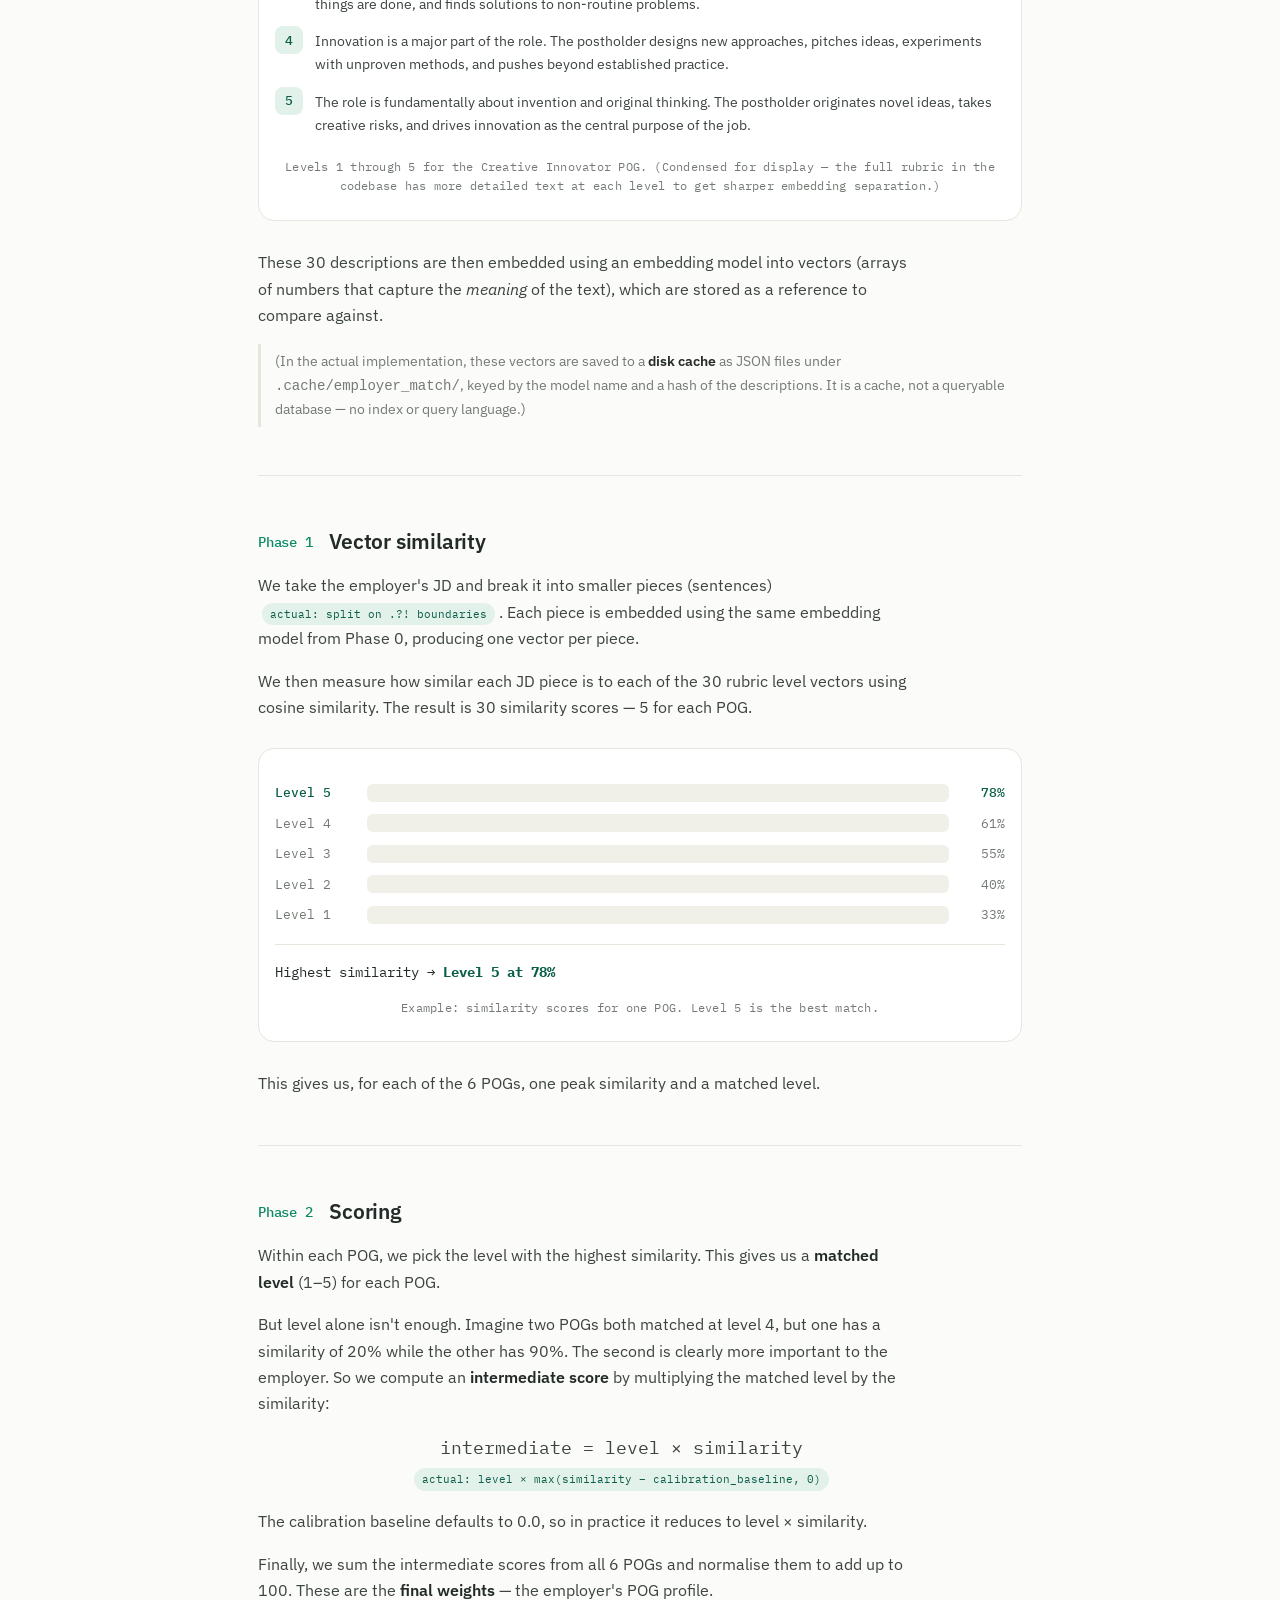
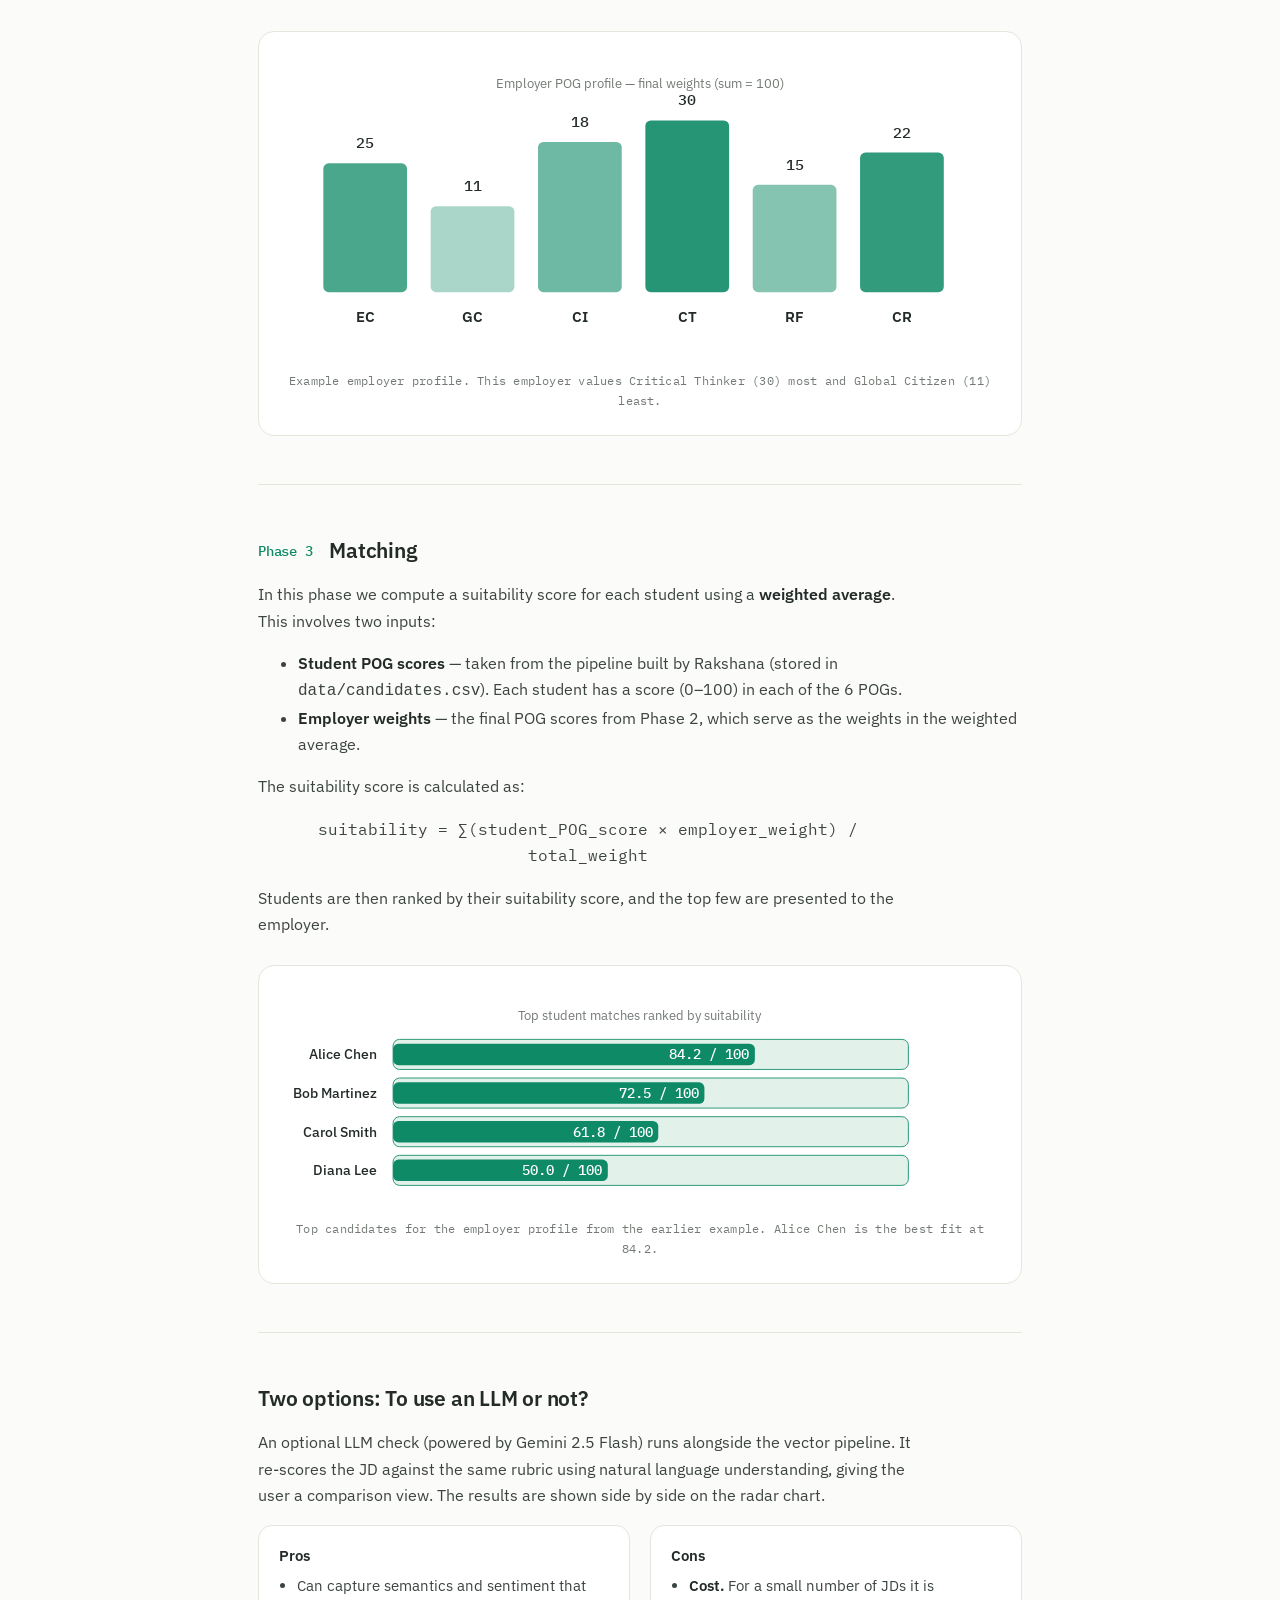
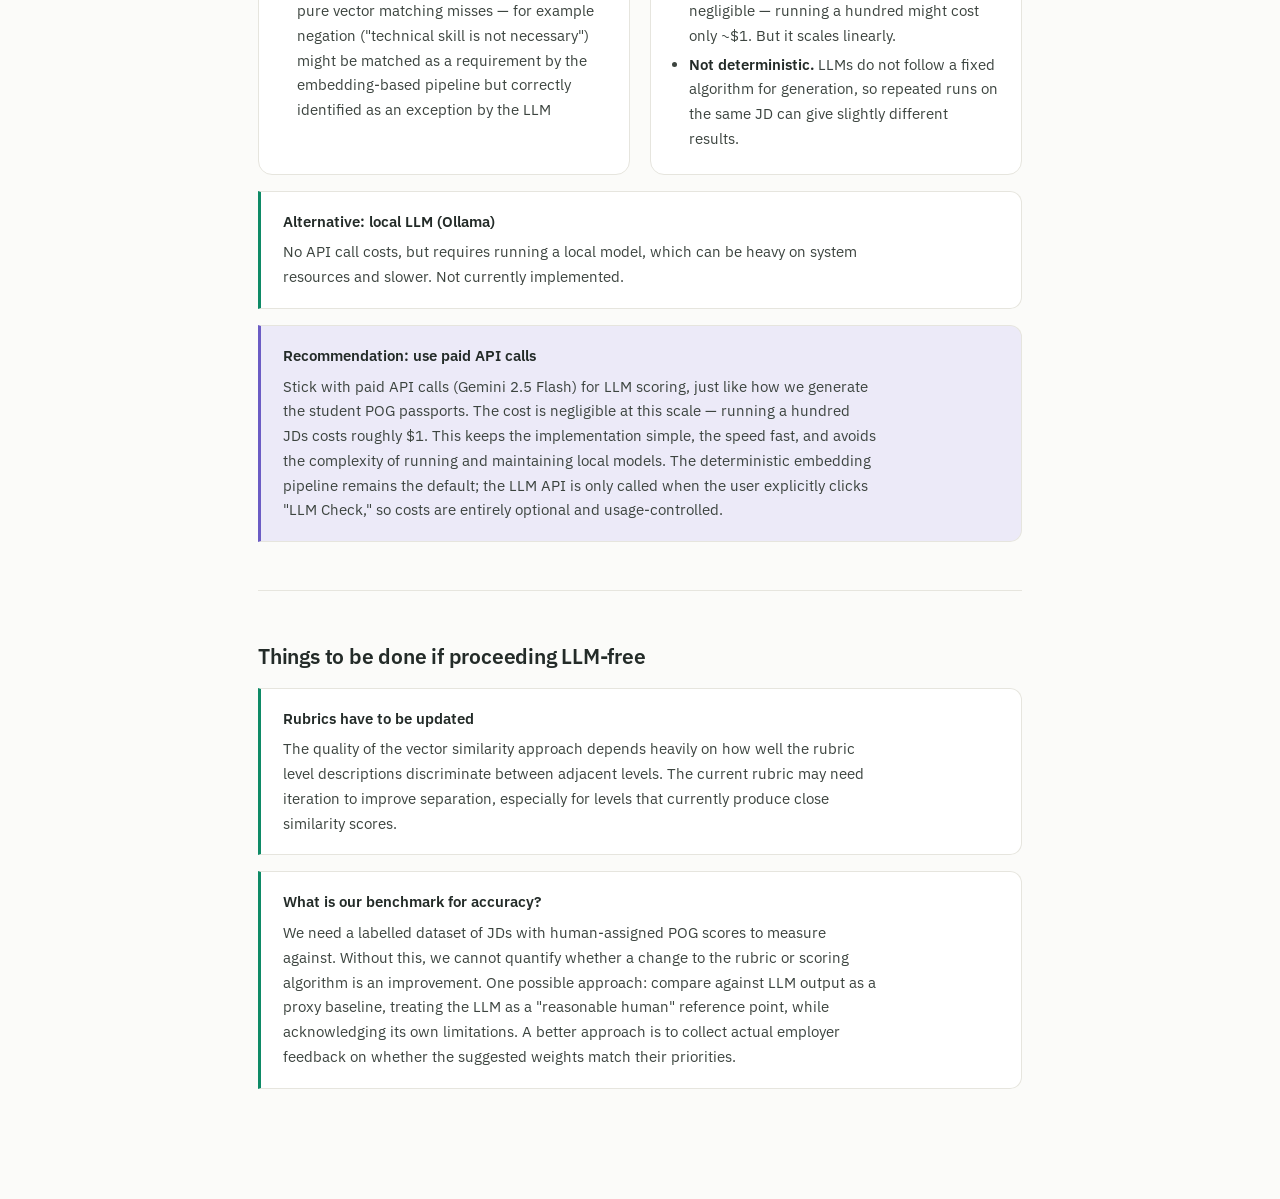
<file: docs/architecture.html>
<!DOCTYPE html>
<html lang="en">
<head>
<meta charset="utf-8">
<meta name="viewport" content="width=device-width, initial-scale=1">
<title>Employer Match — pipeline architecture</title>
<link rel="preconnect" href="https://fonts.googleapis.com">
<link rel="preconnect" href="https://fonts.gstatic.com" crossorigin>
<link href="https://fonts.googleapis.com/css2?family=IBM+Plex+Mono:wght@400;500&family=IBM+Plex+Sans:wght@400;500;600&display=swap" rel="stylesheet">
<style>
  :root{
    --bg:#FBFBF9; --ink:#232B28; --body:#3C443F; --muted:#737A74;
    --teal:#0E8A66; --teal-deep:#0B5E48; --teal-soft:#E3F1EB;
    --purple:#6B5CC4; --purple-deep:#463C8C; --purple-soft:#ECEAF8;
    --neutral:#F1F0EA; --neutral-stroke:#DAD9D1; --hair:#E6E5DE;
    --sans:'IBM Plex Sans',system-ui,sans-serif; --mono:'IBM Plex Mono',ui-monospace,monospace;
  }
  *{box-sizing:border-box}
  body{margin:0;background:var(--bg);color:var(--body);font-family:var(--sans);
    font-size:16px;line-height:1.65;-webkit-font-smoothing:antialiased}
  .wrap{max-width:820px;margin:0 auto;padding:64px 28px 96px}
  .eyebrow{font-family:var(--mono);font-size:12px;letter-spacing:.16em;text-transform:uppercase;
    color:var(--teal);margin:0 0 14px}
  h1{font-family:var(--sans);font-weight:600;font-size:clamp(30px,5vw,40px);line-height:1.1;
    color:var(--ink);margin:0 0 18px;letter-spacing:-.01em}
  .lede{font-size:18px;color:var(--body);max-width:68ch;margin:0 0 8px}
  .rule{height:1px;background:var(--hair);border:0;margin:48px 0}
  .section{margin:0 0 12px}
  h2{font-family:var(--sans);font-weight:600;font-size:21px;color:var(--ink);
    margin:32px 0 14px;letter-spacing:-.01em}
  h2 .num{font-family:var(--mono);font-weight:500;font-size:14px;color:var(--teal);
    margin-right:12px;vertical-align:2px}
  h3{font-family:var(--sans);font-weight:600;font-size:16px;color:var(--ink);margin:24px 0 8px}
  p{margin:0 0 16px;max-width:66ch}
  strong{font-weight:600;color:var(--ink)}
  .stage{padding:22px 24px;border:1px solid var(--hair);border-radius:14px;
    background:#fff;margin:0 0 16px}
  .stage h3{font-family:var(--sans);font-weight:600;font-size:17px;color:var(--ink);margin:0 0 8px;
    display:flex;align-items:baseline;gap:12px}
  .stage h3 .k{font-family:var(--mono);font-size:12px;color:var(--teal);letter-spacing:.08em}
  .stage p{margin:0;color:var(--body);font-size:15px}
  .tag{display:inline-block;font-family:var(--mono);font-size:11px;letter-spacing:.06em;
    padding:3px 9px;border-radius:999px;margin-left:auto;align-self:center}
  .tag.core{background:var(--teal-soft);color:var(--teal-deep)}
  .tag.opt{background:var(--purple-soft);color:var(--purple-deep)}
  figure{margin:28px 0;padding:24px 16px;border:1px solid var(--hair);border-radius:16px;
    background:#fff}
  figcaption{font-family:var(--mono);font-size:12px;color:var(--muted);text-align:center;
    margin-top:14px;letter-spacing:.02em}
  svg{display:block;width:100%;height:auto}
  .dt{font-family:var(--sans);font-weight:500;font-size:14px}
  .ds{font-family:var(--sans);font-weight:400;font-size:12px}
  .bars{margin:6px 0 4px}
  .bar{display:flex;align-items:center;gap:14px;margin:9px 0}
  .bar .lab{font-family:var(--mono);font-size:13px;color:var(--muted);width:78px;flex:none}
  .bar .track{flex:1;height:18px;background:#F0EFE8;border-radius:6px;overflow:hidden}
  .bar .fill{height:100%;background:#CFCEC6;border-radius:6px}
  .bar .val{font-family:var(--mono);font-size:13px;color:var(--muted);width:42px;text-align:right;flex:none}
  .bar.win .lab{color:var(--teal-deep);font-weight:500}
  .bar.win .fill{background:var(--teal)}
  .bar.win .val{color:var(--teal-deep);font-weight:500}
  .result{font-family:var(--mono);font-size:14px;color:var(--ink);margin-top:18px;
    padding-top:16px;border-top:1px solid var(--hair)}
  .result b{color:var(--teal-deep)}
  .note{font-size:14px;color:var(--muted);border-left:3px solid var(--hair);padding:6px 14px;margin:16px 0 4px}
  .procon{display:flex;gap:20px;margin:16px 0}
  .procon > div{flex:1;padding:18px 20px;border-radius:14px;background:#fff;border:1px solid var(--hair)}
  .procon h4{margin:0 0 6px;font-size:15px;font-weight:600;color:var(--ink)}
  .procon ul{margin:0;padding-left:18px;font-size:15px}
  .procon li{margin:4px 0}
  .box{padding:18px 22px;border-left:3px solid var(--teal);background:#fff;border-radius:0 12px 12px 0;
    border-top:1px solid var(--hair);border-right:1px solid var(--hair);border-bottom:1px solid var(--hair);
    margin:0 0 16px}
  .box h3{margin:0 0 6px;font-size:15px;font-weight:600;color:var(--ink)}
  .box p{margin:0;font-size:15px}
  .level-grid{margin:16px 0 20px;display:flex;flex-direction:column;gap:10px}
  .level-row{display:flex;align-items:flex-start;gap:12px}
  .level-num{flex:none;width:28px;height:28px;border-radius:8px;background:var(--teal-soft);
    color:var(--teal-deep);font-family:var(--mono);font-weight:500;font-size:13px;
    display:flex;align-items:center;justify-content:center}
  .level-text{font-size:14px;color:var(--body);padding:4px 0 0}
  .chip{display:inline-block;font-family:var(--mono);font-size:11px;padding:2px 8px;border-radius:999px;
    background:var(--teal-soft);color:var(--teal-deep);margin:0 4px}
  @media (max-width:560px){.wrap{padding:40px 18px 64px}.procon{flex-direction:column}}
</style>
</head>
<body>
<main class="wrap">

  <p class="eyebrow">System architecture</p>
  <h1>Employer Match pipeline</h1>
  <p class="lede">This pipeline takes text job descriptions from employers, and automatically assesses how much employers value each of the six POG competencies, which is represented by scores that add up to 100. It then uses these scores to determine which students are most suitable for the employer.</p>

  <hr class="rule">

  <section class="section">
    <h2>Architecture overview</h2>
    <p>The pipeline is broken into four phases:</p>

    <div class="stage">
      <h3><span class="k">Phase 0</span> Setting up the rubrics database</h3>
      <p>Write a description for each POG competency at levels 1 through 5 (30 descriptions total). Embed these into vectors and store them.</p>
    </div>

    <div class="stage">
      <h3><span class="k">Phase 1</span> Vector similarity</h3>
      <p>Take the employer's JD, break it into pieces, embed each piece, and measure how similar each piece is to each rubric level.</p>
    </div>

    <div class="stage">
      <h3><span class="k">Phase 2</span> Scoring</h3>
      <p>For each POG, pick the level with the highest similarity. Combine level × similarity into an intermediate score, then normalise to 100.</p>
    </div>

    <div class="stage">
      <h3><span class="k">Phase 3</span> Matching</h3>
      <p>Take each student's POG scores, weight them by the employer's scores, and rank students by suitability.</p>
    </div>

    <p>In short: we run the JD text against our own rubrics for each POG to see how much the employer values each skill.</p>
  </section>

  <hr class="rule">

  <section class="section">
    <h2><span class="num">Phase 0</span> Setting up the rubrics database</h2>
    <p>For each POG, we define what level 1 (least important) through level 5 (most important) looks like. With 6 POGs, that is 30 descriptions in total.</p>

    <p>Below is what one POG looks like across all five levels (Creative Innovator shown as an example):</p>

    <figure>
      <div class="level-grid">
        <div class="level-row">
          <div class="level-num">1</div>
          <div class="level-text">Creativity is rarely called for. The work is largely routine and rule-bound. The postholder is not expected to generate ideas, rethink approaches, or experiment.</div>
        </div>
        <div class="level-row">
          <div class="level-num">2</div>
          <div class="level-text">Some practical problem-solving is part of the role. The postholder occasionally suggests small improvements, troubleshoots, and adapts known methods.</div>
        </div>
        <div class="level-row">
          <div class="level-num">3</div>
          <div class="level-text">Creative problem-solving is a regular and expected demand. The postholder generates ideas, improves how things are done, and finds solutions to non-routine problems.</div>
        </div>
        <div class="level-row">
          <div class="level-num">4</div>
          <div class="level-text">Innovation is a major part of the role. The postholder designs new approaches, pitches ideas, experiments with unproven methods, and pushes beyond established practice.</div>
        </div>
        <div class="level-row">
          <div class="level-num">5</div>
          <div class="level-text">The role is fundamentally about invention and original thinking. The postholder originates novel ideas, takes creative risks, and drives innovation as the central purpose of the job.</div>
        </div>
      </div>
      <figcaption>Levels 1 through 5 for the Creative Innovator POG. (Condensed for display — the full rubric in the codebase has more detailed text at each level to get sharper embedding separation.)</figcaption>
    </figure>

    <p>These 30 descriptions are then embedded using an embedding model into vectors (arrays of numbers that capture the <em>meaning</em> of the text), which are stored as a reference to compare against.</p>

    <div class="note">(In the actual implementation, these vectors are saved to a <strong>disk cache</strong> as JSON files under <code>.cache/employer_match/</code>, keyed by the model name and a hash of the descriptions. It is a cache, not a queryable database — no index or query language.)</div>
  </section>

  <hr class="rule">

  <section class="section">
    <h2><span class="num">Phase 1</span> Vector similarity</h2>
    <p>We take the employer's JD and break it into smaller pieces (sentences) <span class="chip">actual: split on .?! boundaries</span>. Each piece is embedded using the same embedding model from Phase 0, producing one vector per piece.</p>

    <p>We then measure how similar each JD piece is to each of the 30 rubric level vectors using cosine similarity. The result is 30 similarity scores — 5 for each POG.</p>

    <figure>
      <div class="bars">
        <div class="bar win"><span class="lab">Level 5</span><span class="track"><span class="fill" style="width:78%"></span></span><span class="val">78%</span></div>
        <div class="bar"><span class="lab">Level 4</span><span class="track"><span class="fill" style="width:61%"></span></span><span class="val">61%</span></div>
        <div class="bar"><span class="lab">Level 3</span><span class="track"><span class="fill" style="width:55%"></span></span><span class="val">55%</span></div>
        <div class="bar"><span class="lab">Level 2</span><span class="track"><span class="fill" style="width:40%"></span></span><span class="val">40%</span></div>
        <div class="bar"><span class="lab">Level 1</span><span class="track"><span class="fill" style="width:33%"></span></span><span class="val">33%</span></div>
      </div>
      <div class="result">Highest similarity → <b>Level 5 at 78%</b></div>
      <figcaption>Example: similarity scores for one POG. Level 5 is the best match.</figcaption>
    </figure>

    <p>This gives us, for each of the 6 POGs, one peak similarity and a matched level.</p>
  </section>

  <hr class="rule">

  <section class="section">
    <h2><span class="num">Phase 2</span> Scoring</h2>
    <p>Within each POG, we pick the level with the highest similarity. This gives us a <strong>matched level</strong> (1–5) for each POG.</p>

    <p>But level alone isn't enough. Imagine two POGs both matched at level 4, but one has a similarity of 20% while the other has 90%. The second is clearly more important to the employer. So we compute an <strong>intermediate score</strong> by multiplying the matched level by the similarity:</p>

    <p style="text-align:center;font-family:var(--mono);font-size:18px;margin:16px 0">intermediate = level × similarity <span class="chip">actual: level × max(similarity &minus; calibration_baseline, 0)</span></p>

    <p>The calibration baseline defaults to 0.0, so in practice it reduces to level × similarity.</p>

    <p>Finally, we sum the intermediate scores from all 6 POGs and normalise them to add up to 100. These are the <strong>final weights</strong> — the employer's POG profile.</p>

    <figure>
      <svg viewBox="0 0 680 280" role="img" aria-label="Bar chart showing final POG scores for an employer.">
        <style>
          text{font-family:'IBM Plex Sans',system-ui,sans-serif}
          .bl{font-weight:600;font-size:14px}
          .bv{font-family:var(--mono);font-size:14px;font-weight:500}
          .bt{font-size:12px;fill:var(--muted)}
        </style>
        <text class="bt" x="340" y="30" text-anchor="middle">Employer POG profile — final weights (sum = 100)</text>
        <rect x="45" y="100" width="78" height="120" rx="5" fill="var(--teal)" fill-opacity="0.75"/>
        <rect x="145" y="140" width="78" height="80" rx="5" fill="var(--teal)" fill-opacity="0.35"/>
        <rect x="245" y="80" width="78" height="140" rx="5" fill="var(--teal)" fill-opacity="0.6"/>
        <rect x="345" y="60" width="78" height="160" rx="5" fill="var(--teal)" fill-opacity="0.9"/>
        <rect x="445" y="120" width="78" height="100" rx="5" fill="var(--teal)" fill-opacity="0.5"/>
        <rect x="545" y="90" width="78" height="130" rx="5" fill="var(--teal)" fill-opacity="0.85"/>
        <text class="bv" x="84" y="86" text-anchor="middle" fill="var(--ink)">25</text>
        <text class="bv" x="184" y="126" text-anchor="middle" fill="var(--ink)">11</text>
        <text class="bv" x="284" y="66" text-anchor="middle" fill="var(--ink)">18</text>
        <text class="bv" x="384" y="46" text-anchor="middle" fill="var(--ink)">30</text>
        <text class="bv" x="484" y="106" text-anchor="middle" fill="var(--ink)">15</text>
        <text class="bv" x="584" y="76" text-anchor="middle" fill="var(--ink)">22</text>
        <text class="bl" x="84" y="248" text-anchor="middle" fill="var(--ink)">EC</text>
        <text class="bl" x="184" y="248" text-anchor="middle" fill="var(--ink)">GC</text>
        <text class="bl" x="284" y="248" text-anchor="middle" fill="var(--ink)">CI</text>
        <text class="bl" x="384" y="248" text-anchor="middle" fill="var(--ink)">CT</text>
        <text class="bl" x="484" y="248" text-anchor="middle" fill="var(--ink)">RF</text>
        <text class="bl" x="584" y="248" text-anchor="middle" fill="var(--ink)">CR</text>
      </svg>
      <figcaption>Example employer profile. This employer values Critical Thinker (30) most and Global Citizen (11) least.</figcaption>
    </figure>
  </section>

  <hr class="rule">

  <section class="section">
    <h2><span class="num">Phase 3</span> Matching</h2>
    <p>In this phase we compute a suitability score for each student using a <strong>weighted average</strong>. This involves two inputs:</p>

    <ul>
      <li><strong>Student POG scores</strong> — taken from the pipeline built by Rakshana (stored in <code>data/candidates.csv</code>). Each student has a score (0–100) in each of the 6 POGs.</li>
      <li><strong>Employer weights</strong> — the final POG scores from Phase 2, which serve as the weights in the weighted average.</li>
    </ul>

    <p>The suitability score is calculated as:</p>

    <p style="text-align:center;font-family:var(--mono);font-size:16px;margin:16px 0">suitability = &sum;(student_POG_score × employer_weight) / total_weight</p>

    <p>Students are then ranked by their suitability score, and the top few are presented to the employer.</p>

    <figure>
      <svg viewBox="0 0 680 200" role="img" aria-label="Ranked student matches with suitability scores.">
        <style>
          text{font-family:'IBM Plex Sans',system-ui,sans-serif}
          .mh{font-weight:600;font-size:14px}
          .ms{font-weight:500;font-size:13px}
          .mv{font-family:var(--mono);font-size:13px;font-weight:500}
          .mt{font-size:12px;fill:var(--muted)}
        </style>
        <text class="mt" x="340" y="28" text-anchor="middle">Top student matches ranked by suitability</text>
        <!-- Row 1: Alice Chen -->
        <text class="ms" x="95" y="60" text-anchor="end" dominant-baseline="central" fill="var(--ink)">Alice Chen</text>
        <rect x="110" y="46" width="480" height="28" rx="6" fill="var(--teal-soft)" stroke="var(--teal)" stroke-width="0.8"/>
        <rect x="110" y="50" width="337" height="20" rx="5" fill="var(--teal)"/>
        <text class="mv" x="442" y="60" text-anchor="end" dominant-baseline="central" fill="#fff">84.2 / 100</text>

        <!-- Row 2: Bob Martinez -->
        <text class="ms" x="95" y="96" text-anchor="end" dominant-baseline="central" fill="var(--ink)">Bob Martinez</text>
        <rect x="110" y="82" width="480" height="28" rx="6" fill="var(--teal-soft)" stroke="var(--teal)" stroke-width="0.8"/>
        <rect x="110" y="86" width="290" height="20" rx="5" fill="var(--teal)"/>
        <text class="mv" x="395" y="96" text-anchor="end" dominant-baseline="central" fill="#fff">72.5 / 100</text>

        <!-- Row 3: Carol Smith -->
        <text class="ms" x="95" y="132" text-anchor="end" dominant-baseline="central" fill="var(--ink)">Carol Smith</text>
        <rect x="110" y="118" width="480" height="28" rx="6" fill="var(--teal-soft)" stroke="var(--teal)" stroke-width="0.8"/>
        <rect x="110" y="122" width="247" height="20" rx="5" fill="var(--teal)"/>
        <text class="mv" x="352" y="132" text-anchor="end" dominant-baseline="central" fill="#fff">61.8 / 100</text>

        <!-- Row 4: Diana Lee -->
        <text class="ms" x="95" y="168" text-anchor="end" dominant-baseline="central" fill="var(--ink)">Diana Lee</text>
        <rect x="110" y="154" width="480" height="28" rx="6" fill="var(--teal-soft)" stroke="var(--teal)" stroke-width="0.8"/>
        <rect x="110" y="158" width="200" height="20" rx="5" fill="var(--teal)"/>
        <text class="mv" x="305" y="168" text-anchor="end" dominant-baseline="central" fill="#fff">50.0 / 100</text>
      </svg>
      <figcaption>Top candidates for the employer profile from the earlier example. Alice Chen is the best fit at 84.2.</figcaption>
    </figure>
  </section>

  <hr class="rule">

  <section class="section">
    <h2>Two options: To use an LLM or not?</h2>
    <p>An optional LLM check (powered by Gemini 2.5 Flash) runs alongside the vector pipeline. It re-scores the JD against the same rubric using natural language understanding, giving the user a comparison view. The results are shown side by side on the radar chart.</p>

    <div class="procon">
      <div>
        <h4>Pros</h4>
        <ul>
          <li>Can capture semantics and sentiment that pure vector matching misses — for example negation ("technical skill is not necessary") might be matched as a requirement by the embedding-based pipeline but correctly identified as an exception by the LLM</li>
        </ul>
      </div>
      <div>
        <h4>Cons</h4>
        <ul>
          <li><strong>Cost.</strong> For a small number of JDs it is negligible — running a hundred might cost only ~$1. But it scales linearly.</li>
          <li><strong>Not deterministic.</strong> LLMs do not follow a fixed algorithm for generation, so repeated runs on the same JD can give slightly different results.</li>
        </ul>
      </div>
    </div>

    <div class="box">
      <h3>Alternative: local LLM (Ollama)</h3>
      <p>No API call costs, but requires running a local model, which can be heavy on system resources and slower. Not currently implemented.</p>
    </div>

    <div class="box" style="border-left-color:var(--purple);background:var(--purple-soft)">
      <h3>Recommendation: use paid API calls</h3>
      <p>Stick with paid API calls (Gemini 2.5 Flash) for LLM scoring, just like how we generate the student POG passports. The cost is negligible at this scale — running a hundred JDs costs roughly $1. This keeps the implementation simple, the speed fast, and avoids the complexity of running and maintaining local models. The deterministic embedding pipeline remains the default; the LLM API is only called when the user explicitly clicks "LLM Check," so costs are entirely optional and usage-controlled.</p>
    </div>
  </section>

  <hr class="rule">

  <section class="section">
    <h2>Things to be done if proceeding LLM-free</h2>

    <div class="box">
      <h3>Rubrics have to be updated</h3>
      <p>The quality of the vector similarity approach depends heavily on how well the rubric level descriptions discriminate between adjacent levels. The current rubric may need iteration to improve separation, especially for levels that currently produce close similarity scores.</p>
    </div>

    <div class="box">
      <h3>What is our benchmark for accuracy?</h3>
      <p>We need a labelled dataset of JDs with human-assigned POG scores to measure against. Without this, we cannot quantify whether a change to the rubric or scoring algorithm is an improvement. One possible approach: compare against LLM output as a proxy baseline, treating the LLM as a "reasonable human" reference point, while acknowledging its own limitations. A better approach is to collect actual employer feedback on whether the suggested weights match their priorities.</p>
    </div>
  </section>

</main>
</body>
</html>
</file>
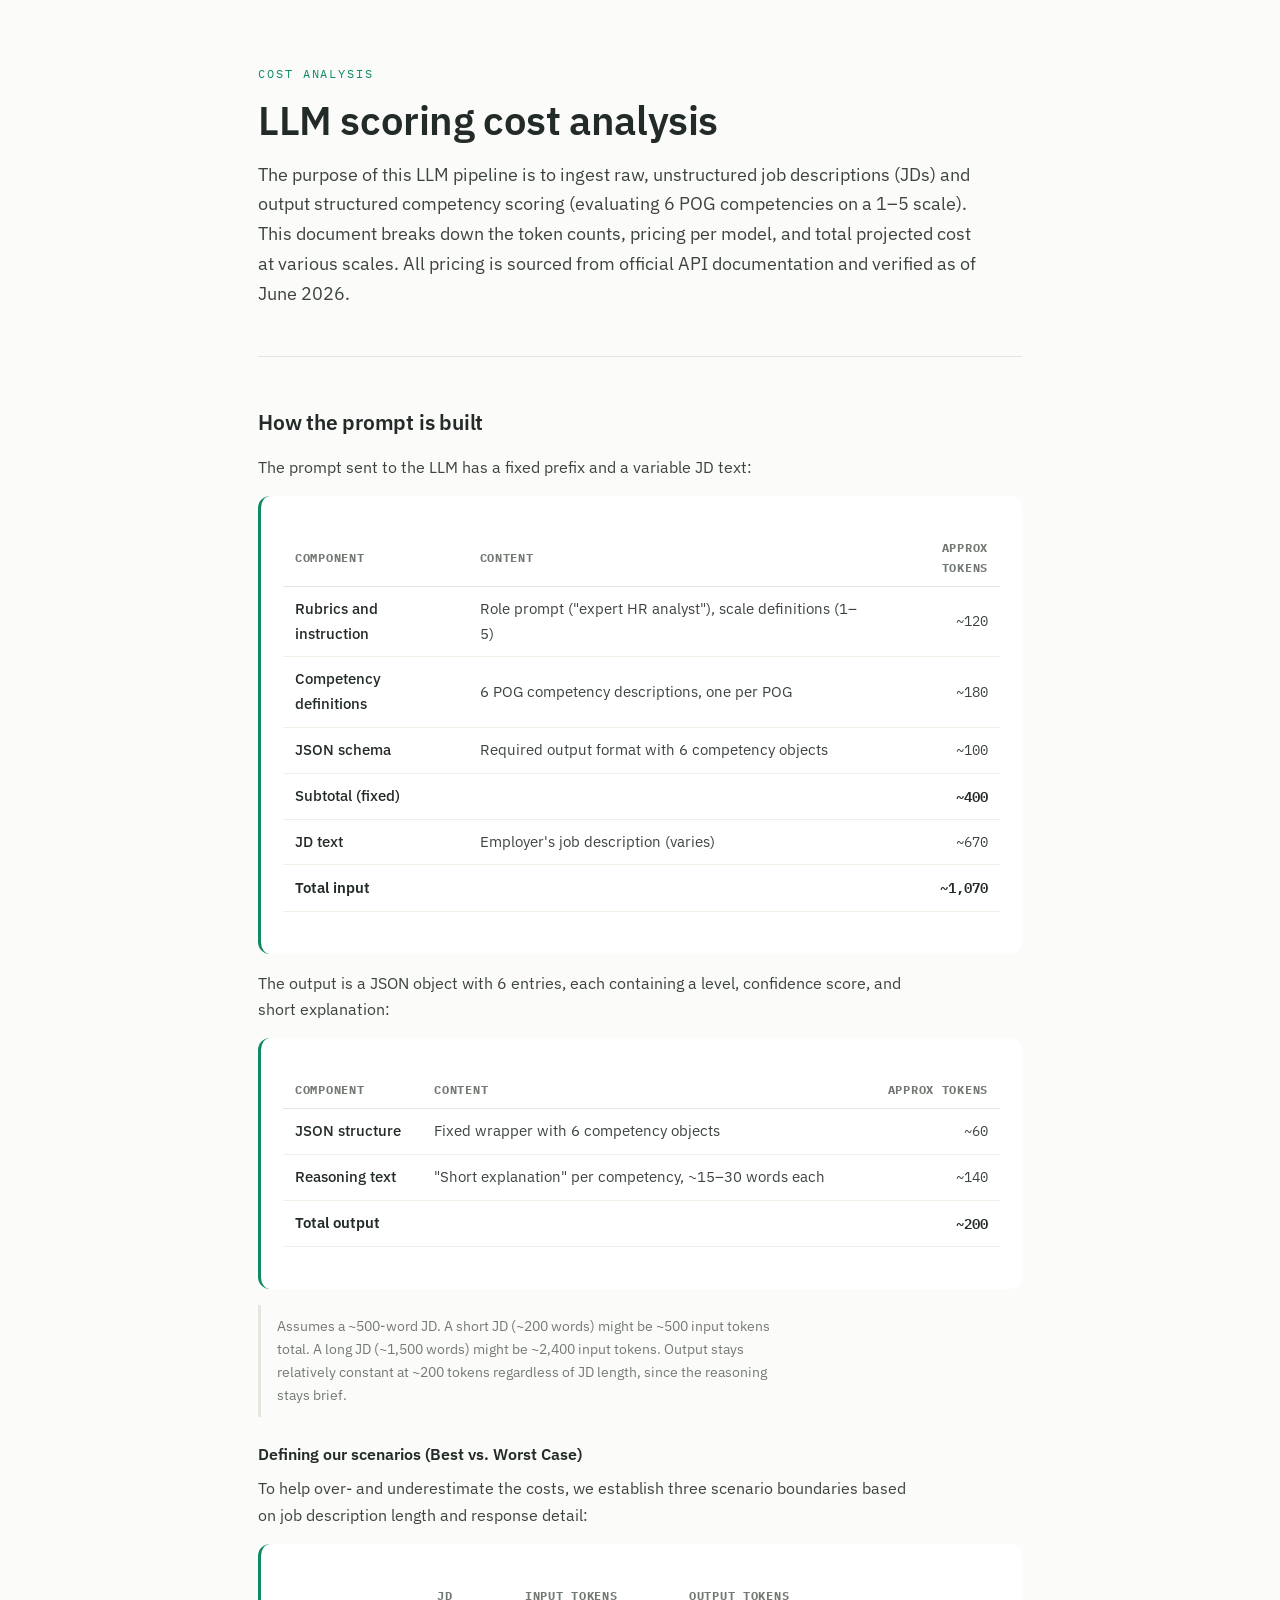
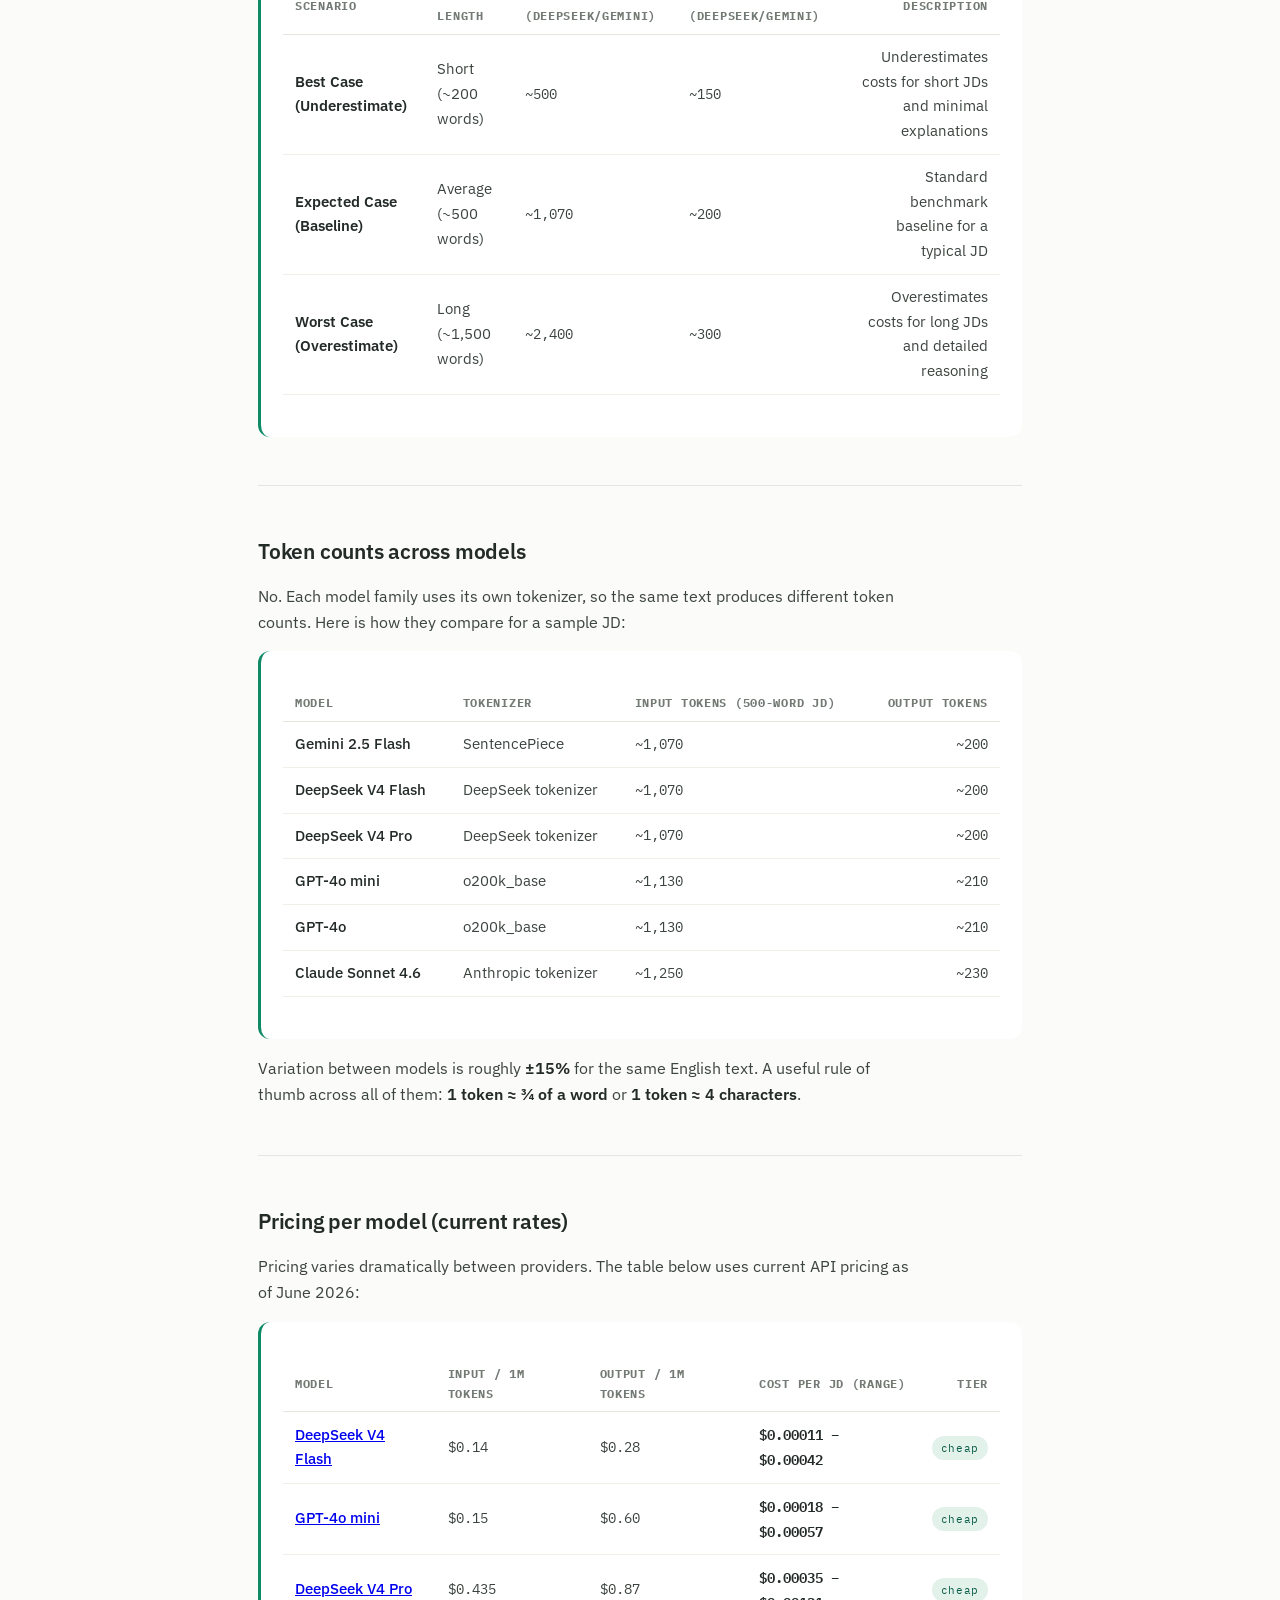
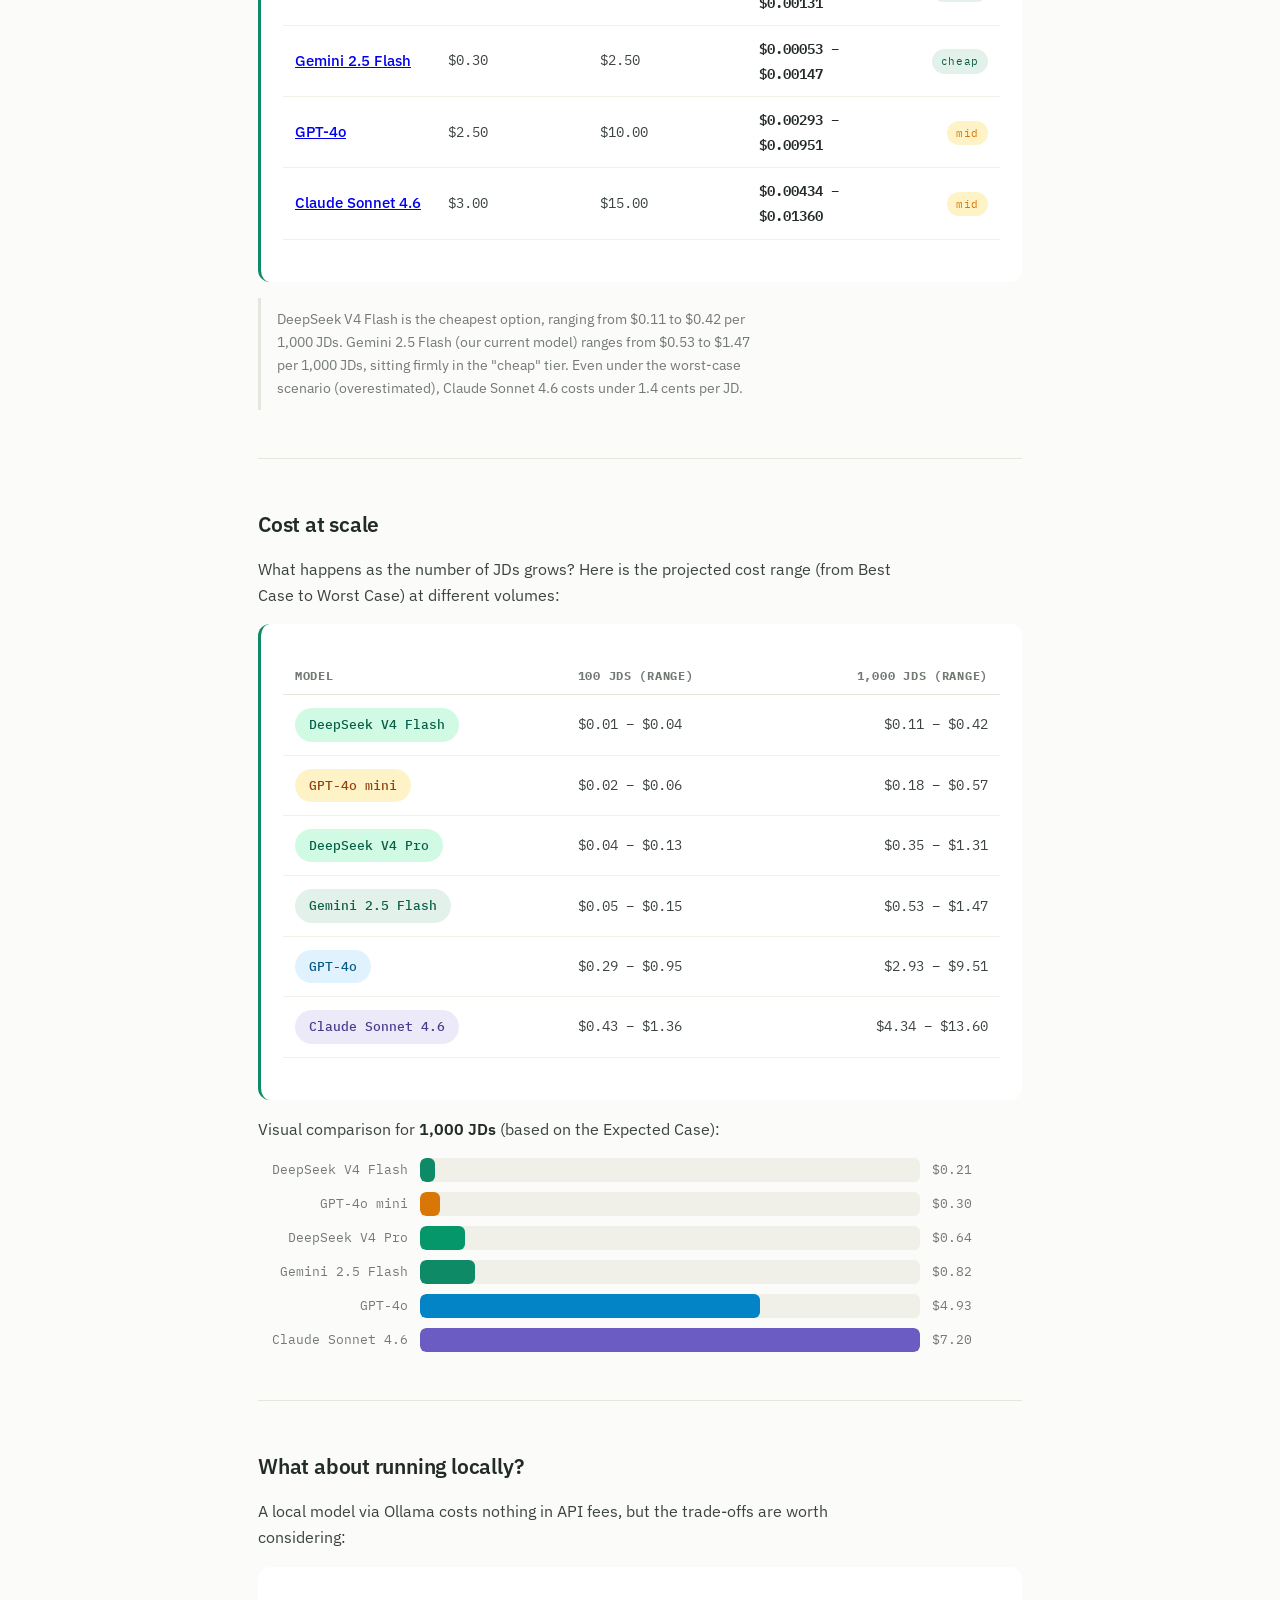
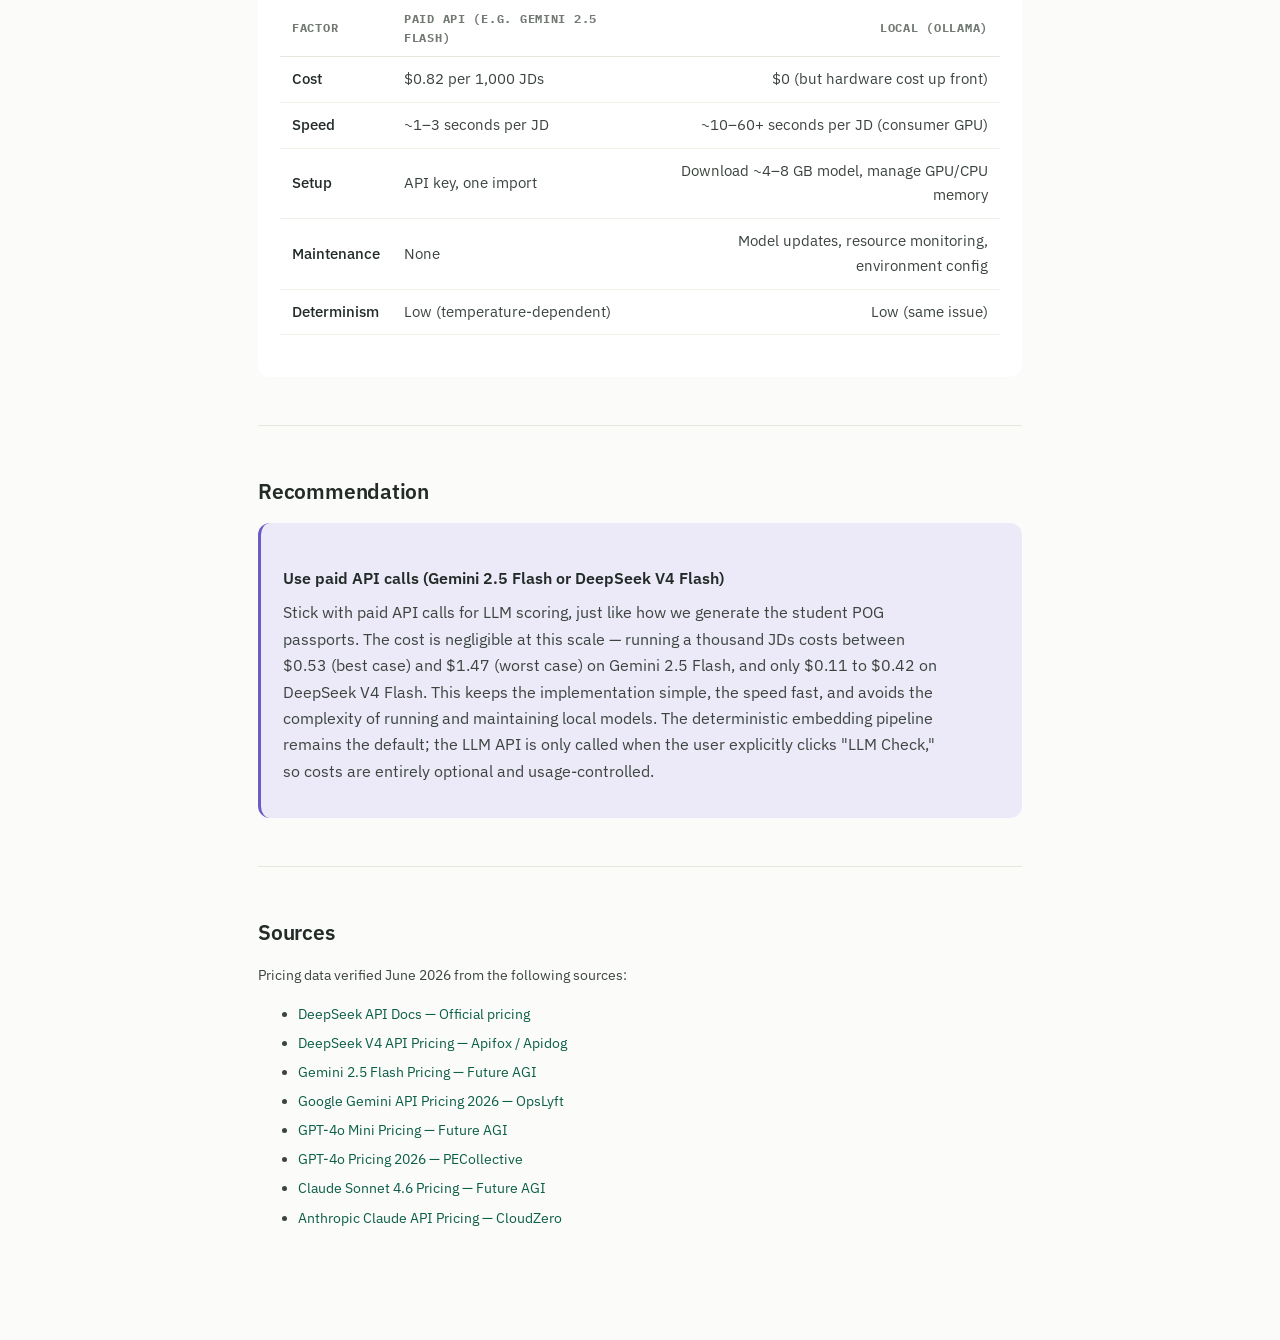
<file: docs/cost-analysis.html>
<!DOCTYPE html>
<html lang="en">
<head>
<meta charset="utf-8">
<meta name="viewport" content="width=device-width, initial-scale=1">
<title>LLM scoring — cost analysis</title>
<link rel="preconnect" href="https://fonts.googleapis.com">
<link rel="preconnect" href="https://fonts.gstatic.com" crossorigin>
<link href="https://fonts.googleapis.com/css2?family=IBM+Plex+Mono:wght@400;500&family=IBM+Plex+Sans:wght@400;500;600&display=swap" rel="stylesheet">
<style>
  :root{
    --bg:#FBFBF9; --ink:#232B28; --body:#3C443F; --muted:#737A74;
    --teal:#0E8A66; --teal-deep:#0B5E48; --teal-soft:#E3F1EB;
    --purple:#6B5CC4; --purple-deep:#463C8C; --purple-soft:#ECEAF8;
    --amber:#D97706; --amber-soft:#FEF3C7;
    --pink:#DB2777; --pink-soft:#FDF2F8;
    --sky:#0284C7; --sky-soft:#E0F2FE;
    --sans:'IBM Plex Sans',system-ui,sans-serif; --mono:'IBM Plex Mono',ui-monospace,monospace;
  }
  *{box-sizing:border-box}
  body{margin:0;background:var(--bg);color:var(--body);font-family:var(--sans);font-size:16px;line-height:1.65;-webkit-font-smoothing:antialiased}
  .wrap{max-width:820px;margin:0 auto;padding:64px 28px 96px}
  .eyebrow{font-family:var(--mono);font-size:12px;letter-spacing:.16em;text-transform:uppercase;color:var(--teal);margin:0 0 14px}
  h1{font-weight:600;font-size:clamp(30px,5vw,40px);line-height:1.1;color:var(--ink);margin:0 0 18px;letter-spacing:-.01em}
  .lede{font-size:18px;color:var(--body);max-width:66ch;margin:0 0 8px}
  hr.rule{border:0;height:1px;background:#E6E5DE;margin:48px 0}
  .section{margin:0 0 12px}
  h2{font-weight:600;font-size:21px;color:var(--ink);margin:32px 0 14px;letter-spacing:-.01em}
  h3{font-weight:600;font-size:16px;color:var(--ink);margin:24px 0 8px}
  p{margin:0 0 16px;max-width:66ch}
  strong{font-weight:600;color:var(--ink)}
  table{width:100%;border-collapse:collapse;margin:16px 0 24px;font-size:15px}
  th{text-align:left;font-family:var(--mono);font-size:12px;letter-spacing:.06em;text-transform:uppercase;color:var(--muted);padding:8px 12px;border-bottom:1px solid #E6E5DE}
  td{padding:10px 12px;border-bottom:1px solid #F0EFE8}
  td:last-child,th:last-child{text-align:right}
  td:first-child{font-weight:500;color:var(--ink)}
  .num{font-family:var(--mono);font-size:14px}
  .tag{display:inline-block;font-family:var(--mono);font-size:11px;letter-spacing:.06em;padding:3px 9px;border-radius:999px}
  .tag.cheap{background:var(--teal-soft);color:var(--teal-deep)}
  .tag.mid{background:var(--amber-soft);color:var(--amber)}
  .tag.pricey{background:#FEE2E2;color:#991B1B}
  .box{padding:18px 22px;border:1px solid var(--hair);border-radius:12px;background:#fff;margin:0 0 16px}
  .box.teal{border-left:3px solid var(--teal)}
  .box.purple{border-left:3px solid var(--purple);background:var(--purple-soft)}
  .pill{display:inline-flex;align-items:center;gap:8px;padding:6px 14px;border-radius:999px;font-family:var(--mono);font-size:13px;margin:3px 4px 3px 0}
  .pill.flash{background:#E3F1EB;color:#0B5E48}
  .pill.deepseek{background:#D1FAE5;color:#065F46}
  .pill.sonnet{background:#ECEAF8;color:#463C8C}
  .pill.mini{background:#FEF3C7;color:#92400E}
  .pill.premium{background:#FDF2F8;color:#9D174D}
  .pill.gpt4{background:#E0F2FE;color:#075985}
  .bar-chart{margin:16px 0}
  .bar-row{display:flex;align-items:center;gap:12px;margin:10px 0}
  .bar-label{flex:none;width:150px;font-family:var(--mono);font-size:13px;color:var(--muted);text-align:right}
  .bar-track{flex:1;height:24px;background:#F0EFE8;border-radius:6px;overflow:hidden}
  .bar-fill{height:100%;border-radius:6px;display:flex;align-items:center;padding-left:10px;font-family:var(--mono);font-size:12px;color:#fff;min-width:fit-content}
  .bar-val{width:90px;font-family:var(--mono);font-size:13px;color:var(--muted);flex:none}
  .note{font-size:14px;color:var(--muted);padding:10px 16px;border-left:3px solid #E6E5DE;margin:16px 0}
  .sources{margin-top:24px;font-size:14px}
  .sources a{color:var(--teal-deep);text-decoration:none}
  .sources a:hover{text-decoration:underline}
  .sources li{margin:6px 0}
  @media (max-width:560px){.wrap{padding:40px 18px 64px}}
</style>
</head>
<body>
<main class="wrap">

  <p class="eyebrow">Cost analysis</p>
  <h1>LLM scoring cost analysis</h1>
  <p class="lede">The purpose of this LLM pipeline is to ingest raw, unstructured job descriptions (JDs) and output structured competency scoring (evaluating 6 POG competencies on a 1–5 scale). This document breaks down the token counts, pricing per model, and total projected cost at various scales. All pricing is sourced from official API documentation and verified as of June 2026.</p>

  <hr class="rule">

  <section class="section">
    <h2>How the prompt is built</h2>
    <p>The prompt sent to the LLM has a fixed prefix and a variable JD text:</p>

    <div class="box teal">
      <table>
        <tr><th>Component</th><th>Content</th><th>Approx tokens</th></tr>
        <tr><td>Rubrics and instruction</td><td>Role prompt ("expert HR analyst"), scale definitions (1–5)</td><td class="num">~120</td></tr>
        <tr><td>Competency definitions</td><td>6 POG competency descriptions, one per POG</td><td class="num">~180</td></tr>
        <tr><td>JSON schema</td><td>Required output format with 6 competency objects</td><td class="num">~100</td></tr>
        <tr><td>Subtotal (fixed)</td><td></td><td class="num"><strong>~400</strong></td></tr>
        <tr><td>JD text</td><td>Employer's job description (varies)</td><td class="num">~670</td></tr>
        <tr><td><strong>Total input</strong></td><td></td><td class="num"><strong>~1,070</strong></td></tr>
      </table>
    </div>

    <p>The output is a JSON object with 6 entries, each containing a level, confidence score, and short explanation:</p>

    <div class="box teal">
      <table>
        <tr><th>Component</th><th>Content</th><th>Approx tokens</th></tr>
        <tr><td>JSON structure</td><td>Fixed wrapper with 6 competency objects</td><td class="num">~60</td></tr>
        <tr><td>Reasoning text</td><td>"Short explanation" per competency, ~15–30 words each</td><td class="num">~140</td></tr>
        <tr><td><strong>Total output</strong></td><td></td><td class="num"><strong>~200</strong></td></tr>
      </table>
    </div>

    <p class="note">Assumes a ~500-word JD. A short JD (~200 words) might be ~500 input tokens total. A long JD (~1,500 words) might be ~2,400 input tokens. Output stays relatively constant at ~200 tokens regardless of JD length, since the reasoning stays brief.</p>

    <h3>Defining our scenarios (Best vs. Worst Case)</h3>
    <p>To help over- and underestimate the costs, we establish three scenario boundaries based on job description length and response detail:</p>
    <div class="box teal">
      <table>
        <tr><th>Scenario</th><th>JD Length</th><th>Input Tokens (DeepSeek/Gemini)</th><th>Output Tokens (DeepSeek/Gemini)</th><th>Description</th></tr>
        <tr><td><strong>Best Case (Underestimate)</strong></td><td>Short (~200 words)</td><td class="num">~500</td><td class="num">~150</td><td>Underestimates costs for short JDs and minimal explanations</td></tr>
        <tr><td><strong>Expected Case (Baseline)</strong></td><td>Average (~500 words)</td><td class="num">~1,070</td><td class="num">~200</td><td>Standard benchmark baseline for a typical JD</td></tr>
        <tr><td><strong>Worst Case (Overestimate)</strong></td><td>Long (~1,500 words)</td><td class="num">~2,400</td><td class="num">~300</td><td>Overestimates costs for long JDs and detailed reasoning</td></tr>
      </table>
    </div>
  </section>

  <hr class="rule">

  <section class="section">
    <h2>Token counts across models</h2>
    <p>No. Each model family uses its own tokenizer, so the same text produces different token counts. Here is how they compare for a sample JD:</p>

    <div class="box teal">
      <table>
        <tr><th>Model</th><th>Tokenizer</th><th>Input tokens (500-word JD)</th><th>Output tokens</th></tr>
        <tr><td>Gemini 2.5 Flash</td><td>SentencePiece</td><td class="num">~1,070</td><td class="num">~200</td></tr>
        <tr><td>DeepSeek V4 Flash</td><td>DeepSeek tokenizer</td><td class="num">~1,070</td><td class="num">~200</td></tr>
        <tr><td>DeepSeek V4 Pro</td><td>DeepSeek tokenizer</td><td class="num">~1,070</td><td class="num">~200</td></tr>
        <tr><td>GPT-4o mini</td><td>o200k_base</td><td class="num">~1,130</td><td class="num">~210</td></tr>
        <tr><td>GPT-4o</td><td>o200k_base</td><td class="num">~1,130</td><td class="num">~210</td></tr>
        <tr><td>Claude Sonnet 4.6</td><td>Anthropic tokenizer</td><td class="num">~1,250</td><td class="num">~230</td></tr>
      </table>
    </div>

    <p>Variation between models is roughly <strong>±15%</strong> for the same English text. A useful rule of thumb across all of them: <strong>1 token ≈ ¾ of a word</strong> or <strong>1 token ≈ 4 characters</strong>.</p>
  </section>

  <hr class="rule">

  <section class="section">
    <h2>Pricing per model (current rates)</h2>
    <p>Pricing varies dramatically between providers. The table below uses current API pricing as of June 2026:</p>

    <div class="box teal">
      <table>
        <tr><th>Model</th><th>Input / 1M tokens</th><th>Output / 1M tokens</th><th>Cost per JD (Range)</th><th>Tier</th></tr>
        <tr>
          <td><a href="https://apidog.com/blog/deepseek-v4-api-pricing/">DeepSeek V4 Flash</a></td>
          <td class="num">$0.14</td>
          <td class="num">$0.28</td>
          <td class="num"><strong>$0.00011 – $0.00042</strong></td>
          <td><span class="tag cheap">cheap</span></td>
        </tr>
        <tr>
          <td><a href="https://futureagi.com/llm-cost-calculator/openai/gpt-4o-mini/">GPT-4o mini</a></td>
          <td class="num">$0.15</td>
          <td class="num">$0.60</td>
          <td class="num"><strong>$0.00018 – $0.00057</strong></td>
          <td><span class="tag cheap">cheap</span></td>
        </tr>
        <tr>
          <td><a href="https://apidog.com/blog/deepseek-v4-api-pricing/">DeepSeek V4 Pro</a></td>
          <td class="num">$0.435</td>
          <td class="num">$0.87</td>
          <td class="num"><strong>$0.00035 – $0.00131</strong></td>
          <td><span class="tag cheap">cheap</span></td>
        </tr>
        <tr>
          <td><a href="https://futureagi.com/llm-cost-calculator/google/gemini-2-5-flash/">Gemini 2.5 Flash</a></td>
          <td class="num">$0.30</td>
          <td class="num">$2.50</td>
          <td class="num"><strong>$0.00053 – $0.00147</strong></td>
          <td><span class="tag cheap">cheap</span></td>
        </tr>
        <tr>
          <td><a href="https://pecollective.com/tools/gpt-4o-pricing/">GPT-4o</a></td>
          <td class="num">$2.50</td>
          <td class="num">$10.00</td>
          <td class="num"><strong>$0.00293 – $0.00951</strong></td>
          <td><span class="tag mid">mid</span></td>
        </tr>
        <tr>
          <td><a href="https://futureagi.com/llm-cost-calculator/anthropic/claude-sonnet-4-6/">Claude Sonnet 4.6</a></td>
          <td class="num">$3.00</td>
          <td class="num">$15.00</td>
          <td class="num"><strong>$0.00434 – $0.01360</strong></td>
          <td><span class="tag mid">mid</span></td>
        </tr>
      </table>
    </div>

    <p class="note">DeepSeek V4 Flash is the cheapest option, ranging from $0.11 to $0.42 per 1,000 JDs. Gemini 2.5 Flash (our current model) ranges from $0.53 to $1.47 per 1,000 JDs, sitting firmly in the "cheap" tier. Even under the worst-case scenario (overestimated), Claude Sonnet 4.6 costs under 1.4 cents per JD.</p>
  </section>

  <hr class="rule">

  <section class="section">
    <h2>Cost at scale</h2>
    <p>What happens as the number of JDs grows? Here is the projected cost range (from Best Case to Worst Case) at different volumes:</p>

    <div class="box teal">
      <table>
        <tr><th>Model</th><th>100 JDs (Range)</th><th>1,000 JDs (Range)</th></tr>
        <tr><td><span class="pill deepseek">DeepSeek V4 Flash</span></td><td class="num">$0.01 – $0.04</td><td class="num">$0.11 – $0.42</td></tr>
        <tr><td><span class="pill mini">GPT-4o mini</span></td><td class="num">$0.02 – $0.06</td><td class="num">$0.18 – $0.57</td></tr>
        <tr><td><span class="pill deepseek">DeepSeek V4 Pro</span></td><td class="num">$0.04 – $0.13</td><td class="num">$0.35 – $1.31</td></tr>
        <tr><td><span class="pill flash">Gemini 2.5 Flash</span></td><td class="num">$0.05 – $0.15</td><td class="num">$0.53 – $1.47</td></tr>
        <tr><td><span class="pill gpt4">GPT-4o</span></td><td class="num">$0.29 – $0.95</td><td class="num">$2.93 – $9.51</td></tr>
        <tr><td><span class="pill sonnet">Claude Sonnet 4.6</span></td><td class="num">$0.43 – $1.36</td><td class="num">$4.34 – $13.60</td></tr>
      </table>
    </div>

    <p>Visual comparison for <strong>1,000 JDs</strong> (based on the Expected Case):</p>
    <div class="bar-chart">
      <div class="bar-row">
        <span class="bar-label">DeepSeek V4 Flash</span>
        <div class="bar-track"><div class="bar-fill" style="width:3%;background:var(--teal)"></div></div>
        <span class="bar-val">$0.21</span>
      </div>
      <div class="bar-row">
        <span class="bar-label">GPT-4o mini</span>
        <div class="bar-track"><div class="bar-fill" style="width:4%;background:var(--amber)"></div></div>
        <span class="bar-val">$0.30</span>
      </div>
      <div class="bar-row">
        <span class="bar-label">DeepSeek V4 Pro</span>
        <div class="bar-track"><div class="bar-fill" style="width:9%;background:#059669"></div></div>
        <span class="bar-val">$0.64</span>
      </div>
      <div class="bar-row">
        <span class="bar-label">Gemini 2.5 Flash</span>
        <div class="bar-track"><div class="bar-fill" style="width:11%;background:var(--teal)"></div></div>
        <span class="bar-val">$0.82</span>
      </div>
      <div class="bar-row">
        <span class="bar-label">GPT-4o</span>
        <div class="bar-track"><div class="bar-fill" style="width:68%;background:var(--sky)"></div></div>
        <span class="bar-val">$4.93</span>
      </div>
      <div class="bar-row">
        <span class="bar-label">Claude Sonnet 4.6</span>
        <div class="bar-track"><div class="bar-fill" style="width:100%;background:var(--purple)"></div></div>
        <span class="bar-val">$7.20</span>
      </div>
    </div>
  </section>

  <hr class="rule">

  <section class="section">
    <h2>What about running locally?</h2>
    <p>A local model via Ollama costs nothing in API fees, but the trade-offs are worth considering:</p>

    <div class="box">
      <table>
        <tr><th>Factor</th><th>Paid API (e.g. Gemini 2.5 Flash)</th><th>Local (Ollama)</th></tr>
        <tr><td>Cost</td><td>$0.82 per 1,000 JDs</td><td>$0 (but hardware cost up front)</td></tr>
        <tr><td>Speed</td><td>~1–3 seconds per JD</td><td>~10–60+ seconds per JD (consumer GPU)</td></tr>
        <tr><td>Setup</td><td>API key, one import</td><td>Download ~4–8 GB model, manage GPU/CPU memory</td></tr>
        <tr><td>Maintenance</td><td>None</td><td>Model updates, resource monitoring, environment config</td></tr>
        <tr><td>Determinism</td><td>Low (temperature-dependent)</td><td>Low (same issue)</td></tr>
      </table>
    </div>
  </section>

  <hr class="rule">

  <section class="section">
    <h2>Recommendation</h2>

    <div class="box purple">
      <h3>Use paid API calls (Gemini 2.5 Flash or DeepSeek V4 Flash)</h3>
      <p>Stick with paid API calls for LLM scoring, just like how we generate the student POG passports. The cost is negligible at this scale — running a thousand JDs costs between $0.53 (best case) and $1.47 (worst case) on Gemini 2.5 Flash, and only $0.11 to $0.42 on DeepSeek V4 Flash. This keeps the implementation simple, the speed fast, and avoids the complexity of running and maintaining local models. The deterministic embedding pipeline remains the default; the LLM API is only called when the user explicitly clicks "LLM Check," so costs are entirely optional and usage-controlled.</p>
    </div>
  </section>

  <hr class="rule">

  <section class="sources">
    <h2>Sources</h2>
    <p>Pricing data verified June 2026 from the following sources:</p>
    <ul>
      <li><a href="https://api-docs.deepseek.com/zh-cn/quick_start/pricing">DeepSeek API Docs — Official pricing</a></li>
      <li><a href="https://apidog.com/blog/deepseek-v4-api-pricing/">DeepSeek V4 API Pricing — Apifox / Apidog</a></li>
      <li><a href="https://futureagi.com/llm-cost-calculator/google/gemini-2-5-flash/">Gemini 2.5 Flash Pricing — Future AGI</a></li>
      <li><a href="https://www.opslyft.com/blog/google-gemini-api-pricing-2026">Google Gemini API Pricing 2026 — OpsLyft</a></li>
      <li><a href="https://futureagi.com/llm-cost-calculator/openai/gpt-4o-mini/">GPT-4o Mini Pricing — Future AGI</a></li>
      <li><a href="https://pecollective.com/tools/gpt-4o-pricing/">GPT-4o Pricing 2026 — PECollective</a></li>
      <li><a href="https://futureagi.com/llm-cost-calculator/anthropic/claude-sonnet-4-6/">Claude Sonnet 4.6 Pricing — Future AGI</a></li>
      <li><a href="https://www.cloudzero.com/blog/claude-api-pricing/">Anthropic Claude API Pricing — CloudZero</a></li>
    </ul>
  </section>

</main>
</body>
</html>
</file>
